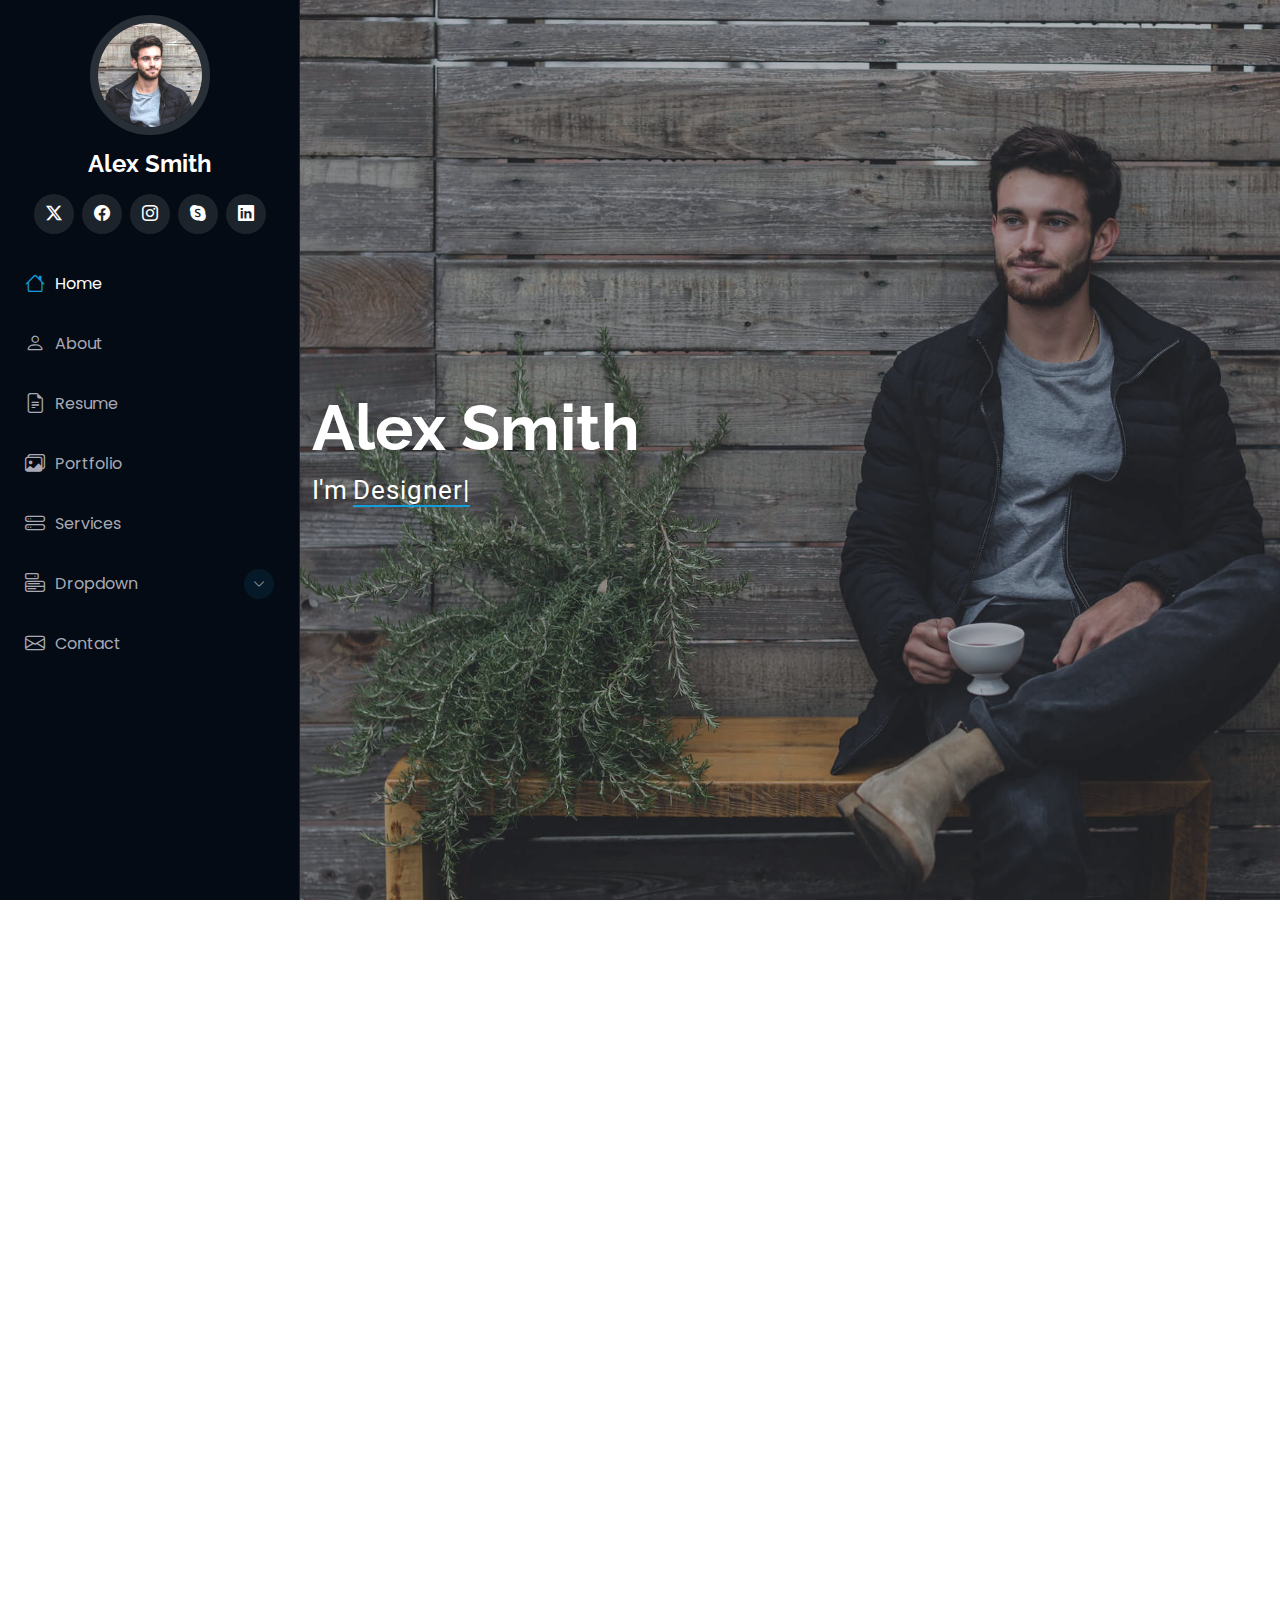
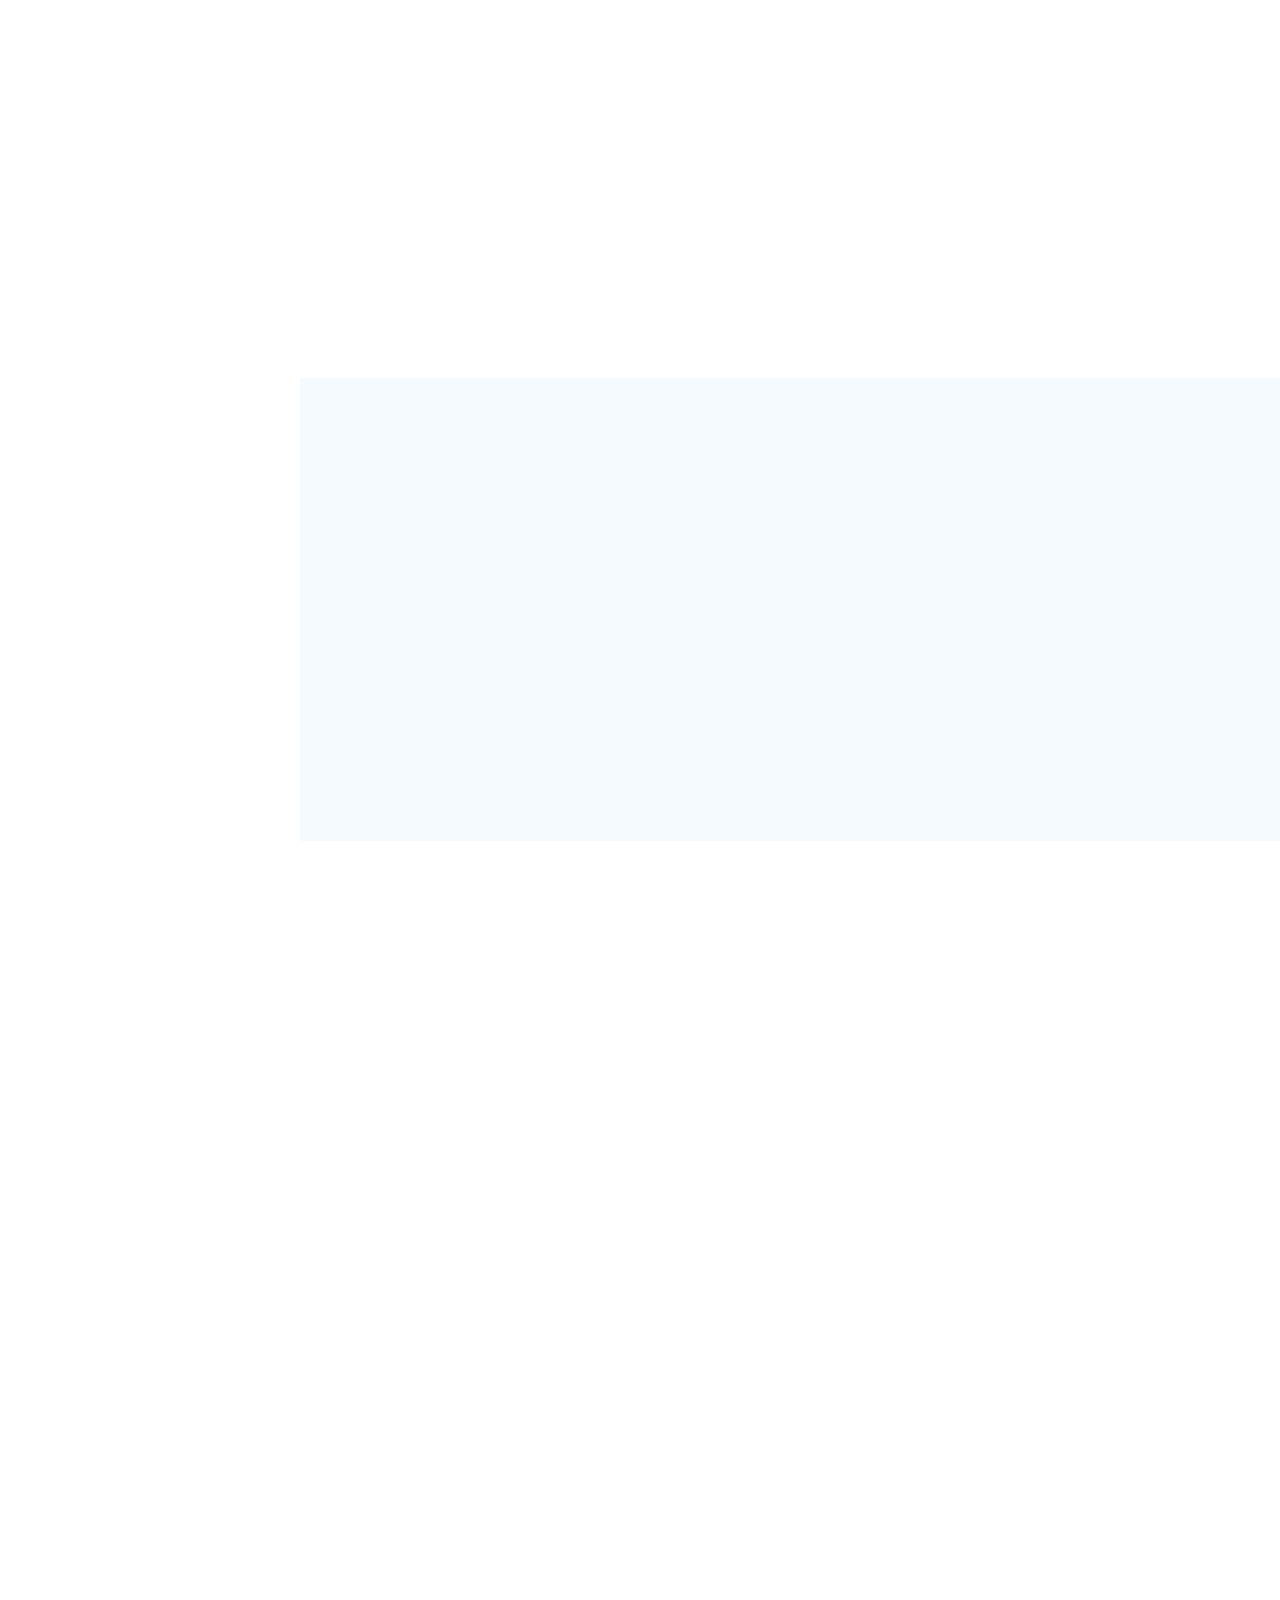
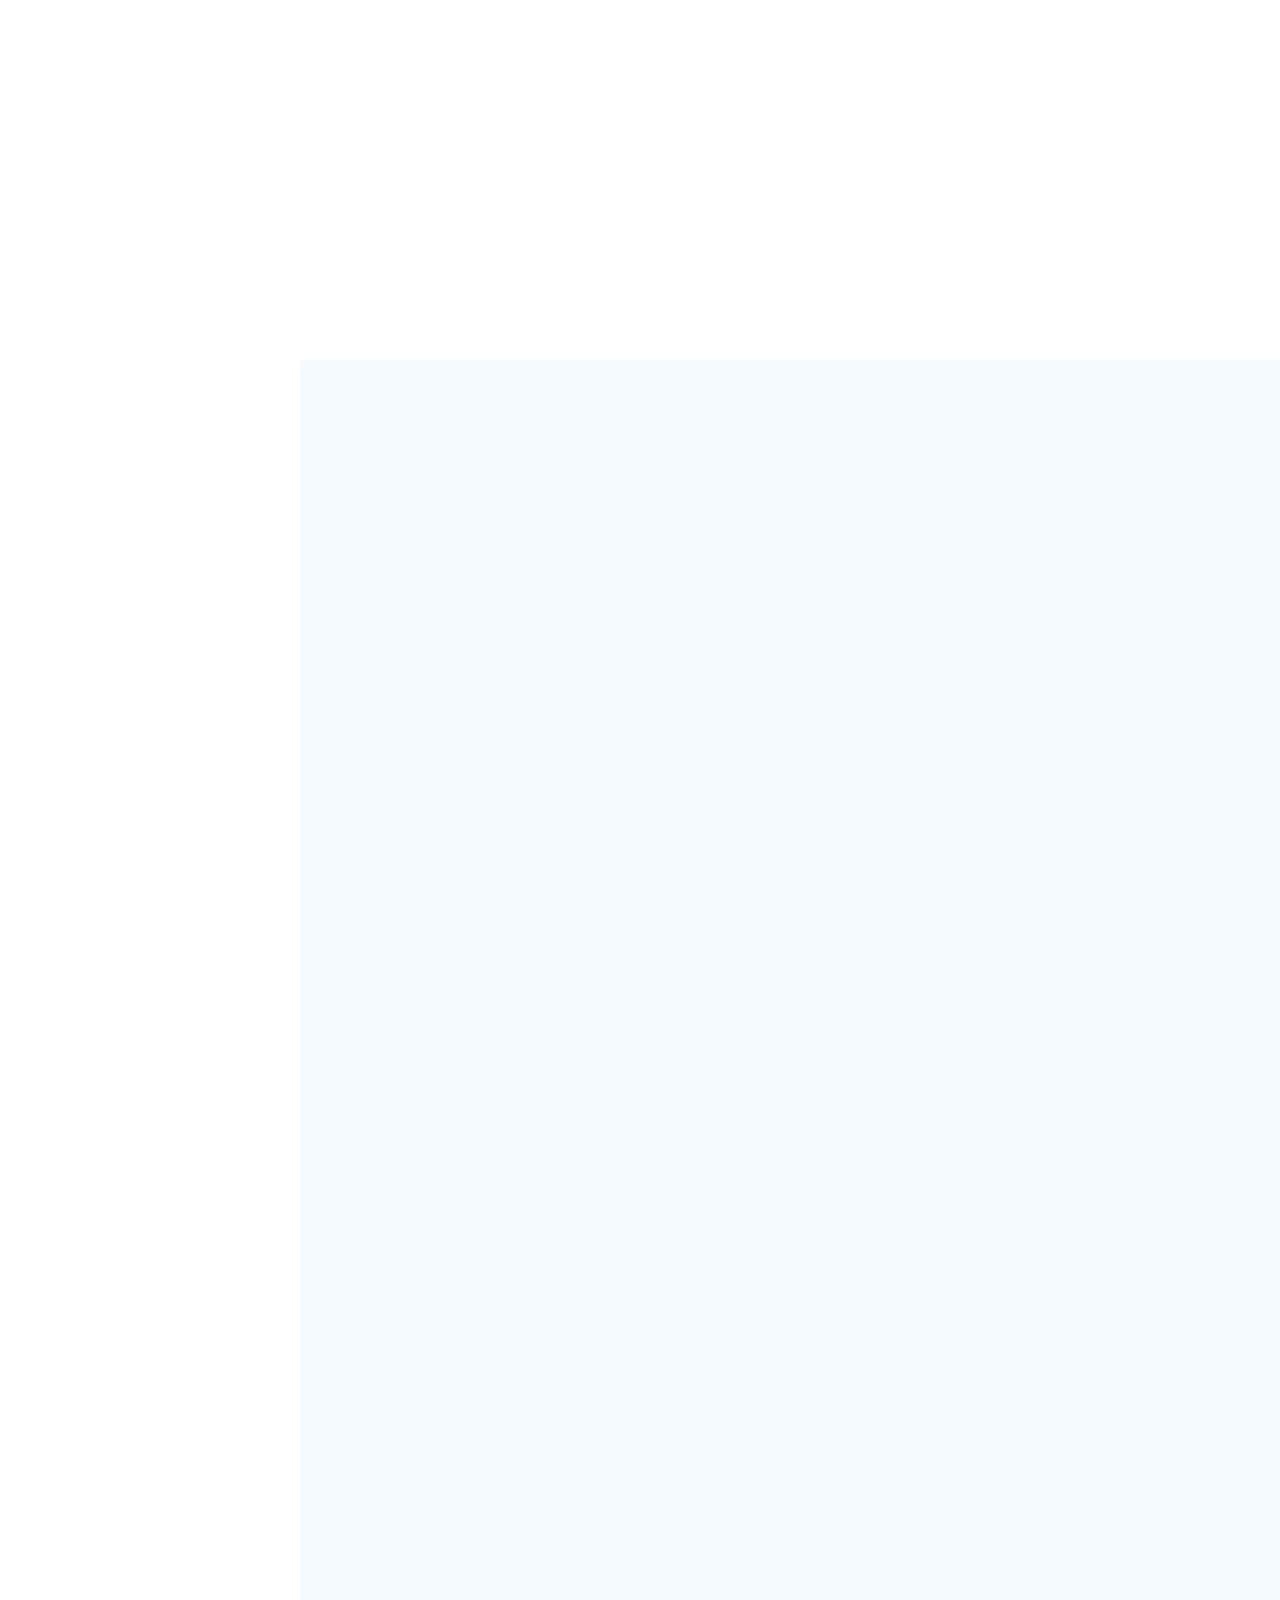
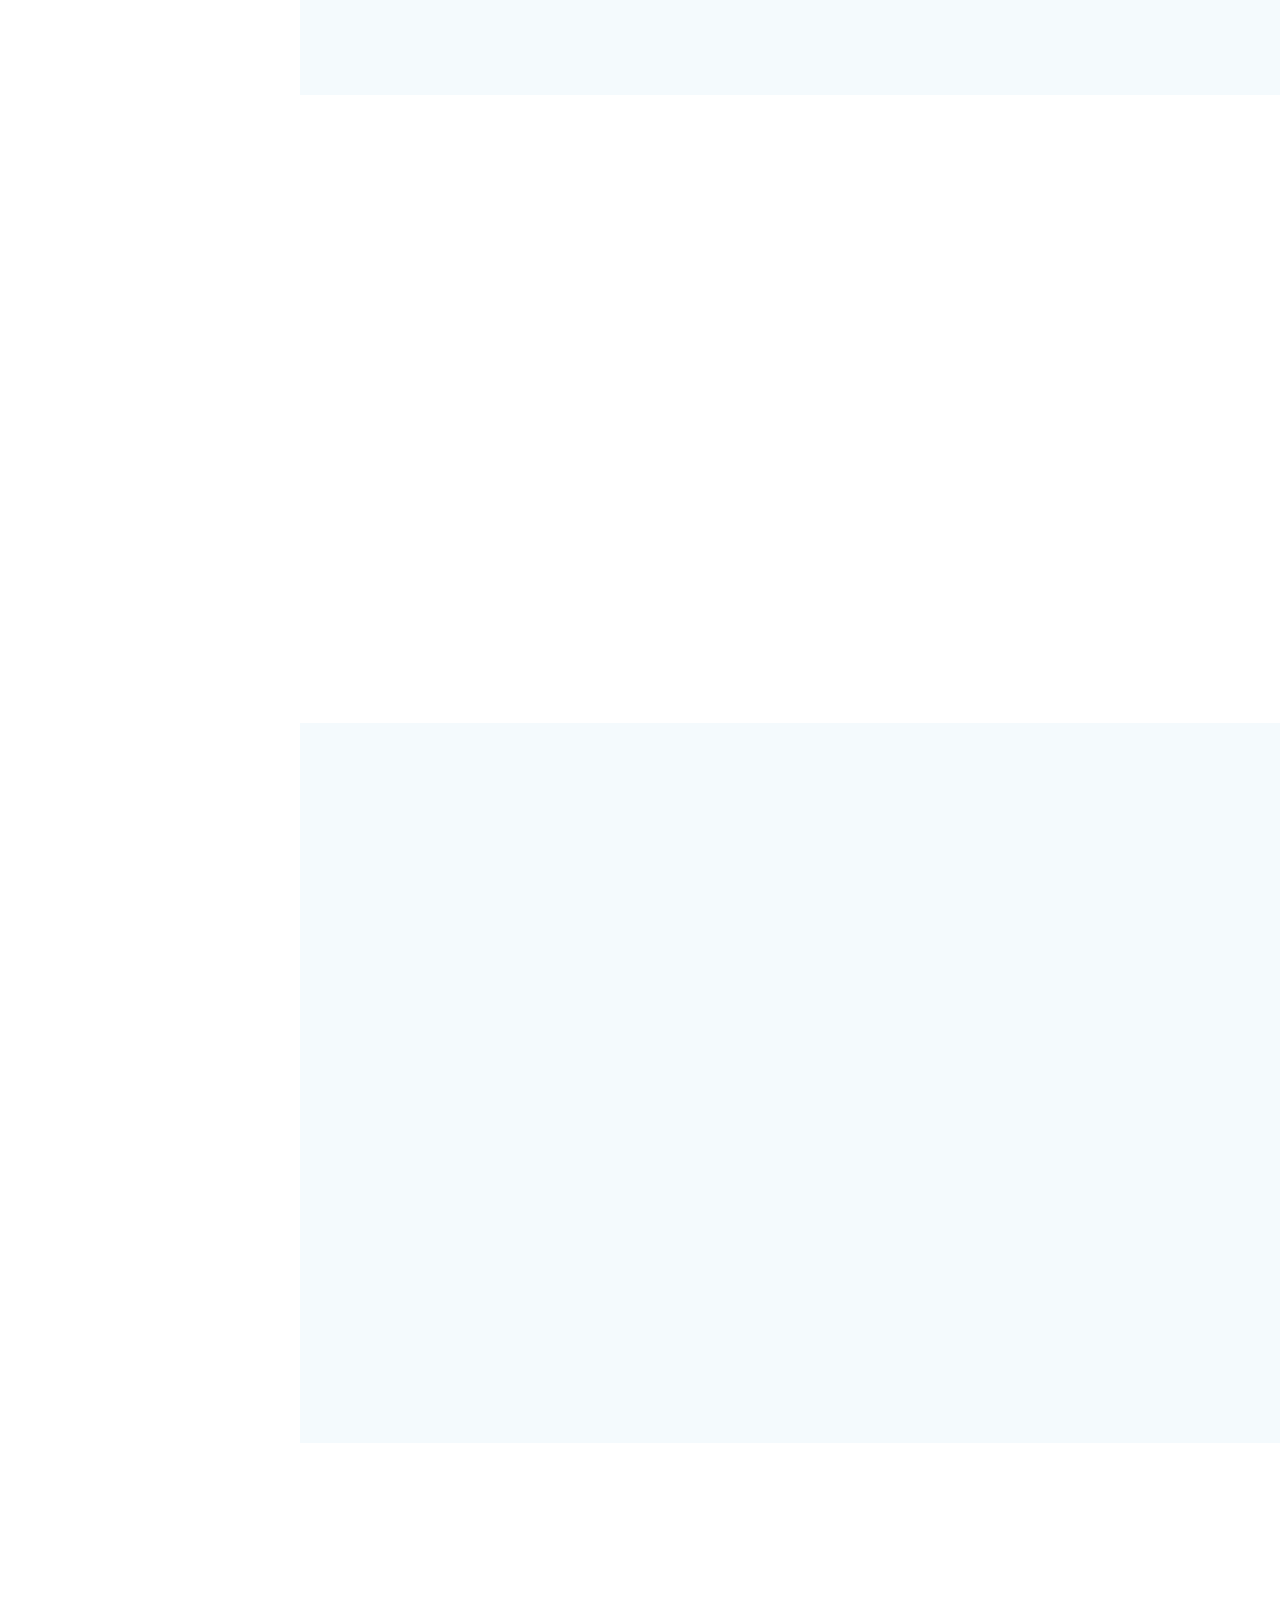
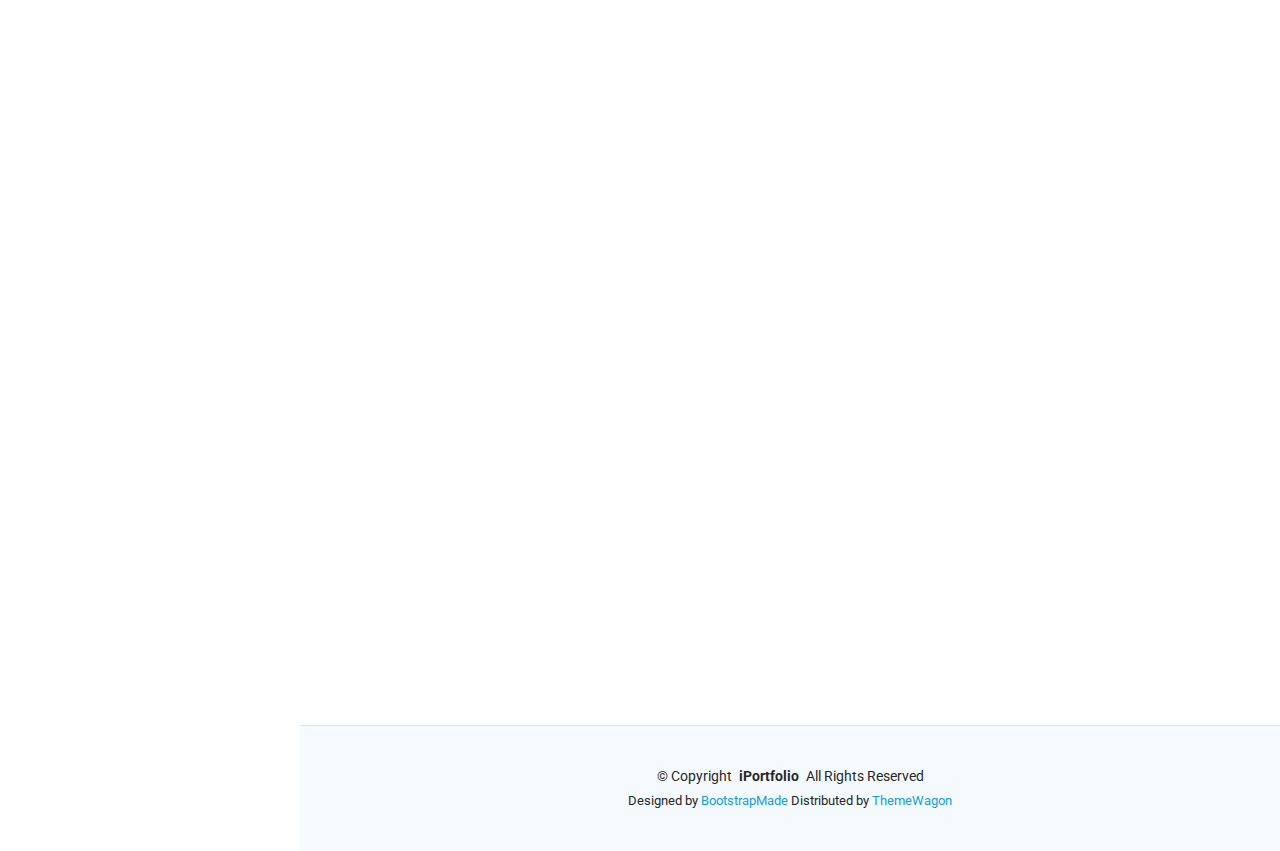
<file: index.html>
<!DOCTYPE html>
<html lang="en">

<head>
  <meta charset="utf-8">
  <meta content="width=device-width, initial-scale=1.0" name="viewport">
  <title>Index - iPortfolio Bootstrap Template</title>
  <meta content="" name="description">
  <meta content="" name="keywords">

  <!-- Favicons -->
  <link href="assets/img/favicon.png" rel="icon">
  <link href="assets/img/apple-touch-icon.png" rel="apple-touch-icon">

  <!-- Fonts -->
  <link href="https://fonts.googleapis.com" rel="preconnect">
  <link href="https://fonts.gstatic.com" rel="preconnect" crossorigin>
  <link href="https://fonts.googleapis.com/css2?family=Roboto:ital,wght@0,100;0,300;0,400;0,500;0,700;0,900;1,100;1,300;1,400;1,500;1,700;1,900&family=Poppins:ital,wght@0,100;0,200;0,300;0,400;0,500;0,600;0,700;0,800;0,900;1,100;1,200;1,300;1,400;1,500;1,600;1,700;1,800;1,900&family=Raleway:ital,wght@0,100;0,200;0,300;0,400;0,500;0,600;0,700;0,800;0,900;1,100;1,200;1,300;1,400;1,500;1,600;1,700;1,800;1,900&display=swap" rel="stylesheet">

  <!-- Vendor CSS Files -->
  <link href="assets/vendor/bootstrap/css/bootstrap.min.css" rel="stylesheet">
  <link href="assets/vendor/bootstrap-icons/bootstrap-icons.css" rel="stylesheet">
  <link href="assets/vendor/aos/aos.css" rel="stylesheet">
  <link href="assets/vendor/glightbox/css/glightbox.min.css" rel="stylesheet">
  <link href="assets/vendor/swiper/swiper-bundle.min.css" rel="stylesheet">

  <!-- Main CSS File -->
  <link href="assets/css/main.css" rel="stylesheet">

  <!-- =======================================================
  * Template Name: iPortfolio
  * Template URL: https://bootstrapmade.com/iportfolio-bootstrap-portfolio-websites-template/
  * Updated: Jun 29 2024 with Bootstrap v5.3.3
  * Author: BootstrapMade.com
  * License: https://bootstrapmade.com/license/
  ======================================================== -->
</head>

<body class="index-page">

  <header id="header" class="header dark-background d-flex flex-column">
    <i class="header-toggle d-xl-none bi bi-list"></i>

    <div class="profile-img">
      <img src="assets/img/my-profile-img.jpg" alt="" class="img-fluid rounded-circle">
    </div>

    <a href="index.html" class="logo d-flex align-items-center justify-content-center">
      <!-- Uncomment the line below if you also wish to use an image logo -->
      <!-- <img src="assets/img/logo.png" alt=""> -->
      <h1 class="sitename">Alex Smith</h1>
    </a>

    <div class="social-links text-center">
      <a href="#" class="twitter"><i class="bi bi-twitter-x"></i></a>
      <a href="#" class="facebook"><i class="bi bi-facebook"></i></a>
      <a href="#" class="instagram"><i class="bi bi-instagram"></i></a>
      <a href="#" class="google-plus"><i class="bi bi-skype"></i></a>
      <a href="#" class="linkedin"><i class="bi bi-linkedin"></i></a>
    </div>

    <nav id="navmenu" class="navmenu">
      <ul>
        <li><a href="#hero" class="active"><i class="bi bi-house navicon"></i>Home</a></li>
        <li><a href="#about"><i class="bi bi-person navicon"></i> About</a></li>
        <li><a href="#resume"><i class="bi bi-file-earmark-text navicon"></i> Resume</a></li>
        <li><a href="#portfolio"><i class="bi bi-images navicon"></i> Portfolio</a></li>
        <li><a href="#services"><i class="bi bi-hdd-stack navicon"></i> Services</a></li>
        <li class="dropdown"><a href="#"><i class="bi bi-menu-button navicon"></i> <span>Dropdown</span> <i class="bi bi-chevron-down toggle-dropdown"></i></a>
          <ul>
            <li><a href="#">Dropdown 1</a></li>
            <li class="dropdown"><a href="#"><span>Deep Dropdown</span> <i class="bi bi-chevron-down toggle-dropdown"></i></a>
              <ul>
                <li><a href="#">Deep Dropdown 1</a></li>
                <li><a href="#">Deep Dropdown 2</a></li>
                <li><a href="#">Deep Dropdown 3</a></li>
                <li><a href="#">Deep Dropdown 4</a></li>
                <li><a href="#">Deep Dropdown 5</a></li>
              </ul>
            </li>
            <li><a href="#">Dropdown 2</a></li>
            <li><a href="#">Dropdown 3</a></li>
            <li><a href="#">Dropdown 4</a></li>
          </ul>
        </li>
        <li><a href="#contact"><i class="bi bi-envelope navicon"></i> Contact</a></li>
      </ul>
    </nav>

  </header>

  <main class="main">

    <!-- Hero Section -->
    <section id="hero" class="hero section dark-background">

      <img src="assets/img/hero-bg.jpg" alt="" data-aos="fade-in" class="">

      <div class="container" data-aos="fade-up" data-aos-delay="100">
        <h2>Alex Smith</h2>
        <p>I'm <span class="typed" data-typed-items="Designer, Developer, Freelancer, Photographer">Designer</span><span class="typed-cursor typed-cursor--blink" aria-hidden="true"></span><span class="typed-cursor typed-cursor--blink" aria-hidden="true"></span></p>
      </div>

    </section><!-- /Hero Section -->

    <!-- About Section -->
    <section id="about" class="about section">

      <!-- Section Title -->
      <div class="container section-title" data-aos="fade-up">
        <h2>About</h2>
        <p>Magnam dolores commodi suscipit. Necessitatibus eius consequatur ex aliquid fuga eum quidem. Sit sint consectetur velit. Quisquam quos quisquam cupiditate. Et nemo qui impedit suscipit alias ea. Quia fugiat sit in iste officiis commodi quidem hic quas.</p>
      </div><!-- End Section Title -->

      <div class="container" data-aos="fade-up" data-aos-delay="100">

        <div class="row gy-4 justify-content-center">
          <div class="col-lg-4">
            <img src="assets/img/my-profile-img.jpg" class="img-fluid" alt="">
          </div>
          <div class="col-lg-8 content">
            <h2>UI/UX Designer &amp; Web Developer.</h2>
            <p class="fst-italic py-3">
              Lorem ipsum dolor sit amet, consectetur adipiscing elit, sed do eiusmod tempor incididunt ut labore et dolore
              magna aliqua.
            </p>
            <div class="row">
              <div class="col-lg-6">
                <ul>
                  <li><i class="bi bi-chevron-right"></i> <strong>Birthday:</strong> <span>1 May 1995</span></li>
                  <li><i class="bi bi-chevron-right"></i> <strong>Website:</strong> <span>www.example.com</span></li>
                  <li><i class="bi bi-chevron-right"></i> <strong>Phone:</strong> <span>+123 456 7890</span></li>
                  <li><i class="bi bi-chevron-right"></i> <strong>City:</strong> <span>New York, USA</span></li>
                </ul>
              </div>
              <div class="col-lg-6">
                <ul>
                  <li><i class="bi bi-chevron-right"></i> <strong>Age:</strong> <span>30</span></li>
                  <li><i class="bi bi-chevron-right"></i> <strong>Degree:</strong> <span>Master</span></li>
                  <li><i class="bi bi-chevron-right"></i> <strong>Email:</strong> <span>email@example.com</span></li>
                  <li><i class="bi bi-chevron-right"></i> <strong>Freelance:</strong> <span>Available</span></li>
                </ul>
              </div>
            </div>
            <p class="py-3">
              Officiis eligendi itaque labore et dolorum mollitia officiis optio vero. Quisquam sunt adipisci omnis et ut. Nulla accusantium dolor incidunt officia tempore. Et eius omnis.
              Cupiditate ut dicta maxime officiis quidem quia. Sed et consectetur qui quia repellendus itaque neque.
            </p>
          </div>
        </div>

      </div>

    </section><!-- /About Section -->

    <!-- Stats Section -->
    <section id="stats" class="stats section">

      <div class="container" data-aos="fade-up" data-aos-delay="100">

        <div class="row gy-4">

          <div class="col-lg-3 col-md-6">
            <div class="stats-item">
              <i class="bi bi-emoji-smile"></i>
              <span data-purecounter-start="0" data-purecounter-end="232" data-purecounter-duration="1" class="purecounter"></span>
              <p><strong>Happy Clients</strong> <span>consequuntur quae</span></p>
            </div>
          </div><!-- End Stats Item -->

          <div class="col-lg-3 col-md-6">
            <div class="stats-item">
              <i class="bi bi-journal-richtext"></i>
              <span data-purecounter-start="0" data-purecounter-end="521" data-purecounter-duration="1" class="purecounter"></span>
              <p><strong>Projects</strong> <span>adipisci atque cum quia aut</span></p>
            </div>
          </div><!-- End Stats Item -->

          <div class="col-lg-3 col-md-6">
            <div class="stats-item">
              <i class="bi bi-headset"></i>
              <span data-purecounter-start="0" data-purecounter-end="1453" data-purecounter-duration="1" class="purecounter"></span>
              <p><strong>Hours Of Support</strong> <span>aut commodi quaerat</span></p>
            </div>
          </div><!-- End Stats Item -->

          <div class="col-lg-3 col-md-6">
            <div class="stats-item">
              <i class="bi bi-people"></i>
              <span data-purecounter-start="0" data-purecounter-end="32" data-purecounter-duration="1" class="purecounter"></span>
              <p><strong>Hard Workers</strong> <span>rerum asperiores dolor</span></p>
            </div>
          </div><!-- End Stats Item -->

        </div>

      </div>

    </section><!-- /Stats Section -->

    <!-- Skills Section -->
    <section id="skills" class="skills section light-background">

      <!-- Section Title -->
      <div class="container section-title" data-aos="fade-up">
        <h2>Skills</h2>
        <p>Necessitatibus eius consequatur ex aliquid fuga eum quidem sint consectetur velit</p>
      </div><!-- End Section Title -->

      <div class="container" data-aos="fade-up" data-aos-delay="100">

        <div class="row skills-content skills-animation">

          <div class="col-lg-6">

            <div class="progress">
              <span class="skill"><span>HTML</span> <i class="val">100%</i></span>
              <div class="progress-bar-wrap">
                <div class="progress-bar" role="progressbar" aria-valuenow="100" aria-valuemin="0" aria-valuemax="100"></div>
              </div>
            </div><!-- End Skills Item -->

            <div class="progress">
              <span class="skill"><span>CSS</span> <i class="val">90%</i></span>
              <div class="progress-bar-wrap">
                <div class="progress-bar" role="progressbar" aria-valuenow="90" aria-valuemin="0" aria-valuemax="100"></div>
              </div>
            </div><!-- End Skills Item -->

            <div class="progress">
              <span class="skill"><span>JavaScript</span> <i class="val">75%</i></span>
              <div class="progress-bar-wrap">
                <div class="progress-bar" role="progressbar" aria-valuenow="75" aria-valuemin="0" aria-valuemax="100"></div>
              </div>
            </div><!-- End Skills Item -->

          </div>

          <div class="col-lg-6">

            <div class="progress">
              <span class="skill"><span>PHP</span> <i class="val">80%</i></span>
              <div class="progress-bar-wrap">
                <div class="progress-bar" role="progressbar" aria-valuenow="80" aria-valuemin="0" aria-valuemax="100"></div>
              </div>
            </div><!-- End Skills Item -->

            <div class="progress">
              <span class="skill"><span>WordPress/CMS</span> <i class="val">90%</i></span>
              <div class="progress-bar-wrap">
                <div class="progress-bar" role="progressbar" aria-valuenow="90" aria-valuemin="0" aria-valuemax="100"></div>
              </div>
            </div><!-- End Skills Item -->

            <div class="progress">
              <span class="skill"><span>Photoshop</span> <i class="val">55%</i></span>
              <div class="progress-bar-wrap">
                <div class="progress-bar" role="progressbar" aria-valuenow="55" aria-valuemin="0" aria-valuemax="100"></div>
              </div>
            </div><!-- End Skills Item -->

          </div>

        </div>

      </div>

    </section><!-- /Skills Section -->

    <!-- Resume Section -->
    <section id="resume" class="resume section">

      <!-- Section Title -->
      <div class="container section-title" data-aos="fade-up">
        <h2>Resume</h2>
        <p>Magnam dolores commodi suscipit. Necessitatibus eius consequatur ex aliquid fuga eum quidem. Sit sint consectetur velit. Quisquam quos quisquam cupiditate. Et nemo qui impedit suscipit alias ea. Quia fugiat sit in iste officiis commodi quidem hic quas.</p>
      </div><!-- End Section Title -->

      <div class="container">

        <div class="row">

          <div class="col-lg-6" data-aos="fade-up" data-aos-delay="100">
            <h3 class="resume-title">Sumary</h3>

            <div class="resume-item pb-0">
              <h4>Brandon Johnson</h4>
              <p><em>Innovative and deadline-driven Graphic Designer with 3+ years of experience designing and developing user-centered digital/print marketing material from initial concept to final, polished deliverable.</em></p>
              <ul>
                <li>Portland par 127,Orlando, FL</li>
                <li>(123) 456-7891</li>
                <li>alice.barkley@example.com</li>
              </ul>
            </div><!-- Edn Resume Item -->

            <h3 class="resume-title">Education</h3>
            <div class="resume-item">
              <h4>Master of Fine Arts &amp; Graphic Design</h4>
              <h5>2015 - 2016</h5>
              <p><em>Rochester Institute of Technology, Rochester, NY</em></p>
              <p>Qui deserunt veniam. Et sed aliquam labore tempore sed quisquam iusto autem sit. Ea vero voluptatum qui ut dignissimos deleniti nerada porti sand markend</p>
            </div><!-- Edn Resume Item -->

            <div class="resume-item">
              <h4>Bachelor of Fine Arts &amp; Graphic Design</h4>
              <h5>2010 - 2014</h5>
              <p><em>Rochester Institute of Technology, Rochester, NY</em></p>
              <p>Quia nobis sequi est occaecati aut. Repudiandae et iusto quae reiciendis et quis Eius vel ratione eius unde vitae rerum voluptates asperiores voluptatem Earum molestiae consequatur neque etlon sader mart dila</p>
            </div><!-- Edn Resume Item -->

          </div>

          <div class="col-lg-6" data-aos="fade-up" data-aos-delay="200">
            <h3 class="resume-title">Professional Experience</h3>
            <div class="resume-item">
              <h4>Senior graphic design specialist</h4>
              <h5>2019 - Present</h5>
              <p><em>Experion, New York, NY </em></p>
              <ul>
                <li>Lead in the design, development, and implementation of the graphic, layout, and production communication materials</li>
                <li>Delegate tasks to the 7 members of the design team and provide counsel on all aspects of the project. </li>
                <li>Supervise the assessment of all graphic materials in order to ensure quality and accuracy of the design</li>
                <li>Oversee the efficient use of production project budgets ranging from $2,000 - $25,000</li>
              </ul>
            </div><!-- Edn Resume Item -->

            <div class="resume-item">
              <h4>Graphic design specialist</h4>
              <h5>2017 - 2018</h5>
              <p><em>Stepping Stone Advertising, New York, NY</em></p>
              <ul>
                <li>Developed numerous marketing programs (logos, brochures,infographics, presentations, and advertisements).</li>
                <li>Managed up to 5 projects or tasks at a given time while under pressure</li>
                <li>Recommended and consulted with clients on the most appropriate graphic design</li>
                <li>Created 4+ design presentations and proposals a month for clients and account managers</li>
              </ul>
            </div><!-- Edn Resume Item -->

          </div>

        </div>

      </div>

    </section><!-- /Resume Section -->

    <!-- Portfolio Section -->
    <section id="portfolio" class="portfolio section light-background">

      <!-- Section Title -->
      <div class="container section-title" data-aos="fade-up">
        <h2>Portfolio</h2>
        <p>Magnam dolores commodi suscipit. Necessitatibus eius consequatur ex aliquid fuga eum quidem. Sit sint consectetur velit. Quisquam quos quisquam cupiditate. Et nemo qui impedit suscipit alias ea. Quia fugiat sit in iste officiis commodi quidem hic quas.</p>
      </div><!-- End Section Title -->

      <div class="container">

        <div class="isotope-layout" data-default-filter="*" data-layout="masonry" data-sort="original-order">

          <ul class="portfolio-filters isotope-filters" data-aos="fade-up" data-aos-delay="100">
            <li data-filter="*" class="filter-active">All</li>
            <li data-filter=".filter-app">App</li>
            <li data-filter=".filter-product">Product</li>
            <li data-filter=".filter-branding">Branding</li>
            <li data-filter=".filter-books">Books</li>
          </ul><!-- End Portfolio Filters -->

          <div class="row gy-4 isotope-container" data-aos="fade-up" data-aos-delay="200">

            <div class="col-lg-4 col-md-6 portfolio-item isotope-item filter-app">
              <div class="portfolio-content h-100">
                <img src="assets/img/portfolio/app-1.jpg" class="img-fluid" alt="">
                <div class="portfolio-info">
                  <h4>App 1</h4>
                  <p>Lorem ipsum, dolor sit amet consectetur</p>
                  <a href="assets/img/portfolio/app-1.jpg" title="App 1" data-gallery="portfolio-gallery-app" class="glightbox preview-link"><i class="bi bi-zoom-in"></i></a>
                  <a href="portfolio-details.html" title="More Details" class="details-link"><i class="bi bi-link-45deg"></i></a>
                </div>
              </div>
            </div><!-- End Portfolio Item -->

            <div class="col-lg-4 col-md-6 portfolio-item isotope-item filter-product">
              <div class="portfolio-content h-100">
                <img src="assets/img/portfolio/product-1.jpg" class="img-fluid" alt="">
                <div class="portfolio-info">
                  <h4>Product 1</h4>
                  <p>Lorem ipsum, dolor sit amet consectetur</p>
                  <a href="assets/img/portfolio/product-1.jpg" title="Product 1" data-gallery="portfolio-gallery-product" class="glightbox preview-link"><i class="bi bi-zoom-in"></i></a>
                  <a href="portfolio-details.html" title="More Details" class="details-link"><i class="bi bi-link-45deg"></i></a>
                </div>
              </div>
            </div><!-- End Portfolio Item -->

            <div class="col-lg-4 col-md-6 portfolio-item isotope-item filter-branding">
              <div class="portfolio-content h-100">
                <img src="assets/img/portfolio/branding-1.jpg" class="img-fluid" alt="">
                <div class="portfolio-info">
                  <h4>Branding 1</h4>
                  <p>Lorem ipsum, dolor sit amet consectetur</p>
                  <a href="assets/img/portfolio/branding-1.jpg" title="Branding 1" data-gallery="portfolio-gallery-branding" class="glightbox preview-link"><i class="bi bi-zoom-in"></i></a>
                  <a href="portfolio-details.html" title="More Details" class="details-link"><i class="bi bi-link-45deg"></i></a>
                </div>
              </div>
            </div><!-- End Portfolio Item -->

            <div class="col-lg-4 col-md-6 portfolio-item isotope-item filter-books">
              <div class="portfolio-content h-100">
                <img src="assets/img/portfolio/books-1.jpg" class="img-fluid" alt="">
                <div class="portfolio-info">
                  <h4>Books 1</h4>
                  <p>Lorem ipsum, dolor sit amet consectetur</p>
                  <a href="assets/img/portfolio/books-1.jpg" title="Branding 1" data-gallery="portfolio-gallery-book" class="glightbox preview-link"><i class="bi bi-zoom-in"></i></a>
                  <a href="portfolio-details.html" title="More Details" class="details-link"><i class="bi bi-link-45deg"></i></a>
                </div>
              </div>
            </div><!-- End Portfolio Item -->

            <div class="col-lg-4 col-md-6 portfolio-item isotope-item filter-app">
              <div class="portfolio-content h-100">
                <img src="assets/img/portfolio/app-2.jpg" class="img-fluid" alt="">
                <div class="portfolio-info">
                  <h4>App 2</h4>
                  <p>Lorem ipsum, dolor sit amet consectetur</p>
                  <a href="assets/img/portfolio/app-2.jpg" title="App 2" data-gallery="portfolio-gallery-app" class="glightbox preview-link"><i class="bi bi-zoom-in"></i></a>
                  <a href="portfolio-details.html" title="More Details" class="details-link"><i class="bi bi-link-45deg"></i></a>
                </div>
              </div>
            </div><!-- End Portfolio Item -->

            <div class="col-lg-4 col-md-6 portfolio-item isotope-item filter-product">
              <div class="portfolio-content h-100">
                <img src="assets/img/portfolio/product-2.jpg" class="img-fluid" alt="">
                <div class="portfolio-info">
                  <h4>Product 2</h4>
                  <p>Lorem ipsum, dolor sit amet consectetur</p>
                  <a href="assets/img/portfolio/product-2.jpg" title="Product 2" data-gallery="portfolio-gallery-product" class="glightbox preview-link"><i class="bi bi-zoom-in"></i></a>
                  <a href="portfolio-details.html" title="More Details" class="details-link"><i class="bi bi-link-45deg"></i></a>
                </div>
              </div>
            </div><!-- End Portfolio Item -->

            <div class="col-lg-4 col-md-6 portfolio-item isotope-item filter-branding">
              <div class="portfolio-content h-100">
                <img src="assets/img/portfolio/branding-2.jpg" class="img-fluid" alt="">
                <div class="portfolio-info">
                  <h4>Branding 2</h4>
                  <p>Lorem ipsum, dolor sit amet consectetur</p>
                  <a href="assets/img/portfolio/branding-2.jpg" title="Branding 2" data-gallery="portfolio-gallery-branding" class="glightbox preview-link"><i class="bi bi-zoom-in"></i></a>
                  <a href="portfolio-details.html" title="More Details" class="details-link"><i class="bi bi-link-45deg"></i></a>
                </div>
              </div>
            </div><!-- End Portfolio Item -->

            <div class="col-lg-4 col-md-6 portfolio-item isotope-item filter-books">
              <div class="portfolio-content h-100">
                <img src="assets/img/portfolio/books-2.jpg" class="img-fluid" alt="">
                <div class="portfolio-info">
                  <h4>Books 2</h4>
                  <p>Lorem ipsum, dolor sit amet consectetur</p>
                  <a href="assets/img/portfolio/books-2.jpg" title="Branding 2" data-gallery="portfolio-gallery-book" class="glightbox preview-link"><i class="bi bi-zoom-in"></i></a>
                  <a href="portfolio-details.html" title="More Details" class="details-link"><i class="bi bi-link-45deg"></i></a>
                </div>
              </div>
            </div><!-- End Portfolio Item -->

            <div class="col-lg-4 col-md-6 portfolio-item isotope-item filter-app">
              <div class="portfolio-content h-100">
                <img src="assets/img/portfolio/app-3.jpg" class="img-fluid" alt="">
                <div class="portfolio-info">
                  <h4>App 3</h4>
                  <p>Lorem ipsum, dolor sit amet consectetur</p>
                  <a href="assets/img/portfolio/app-3.jpg" title="App 3" data-gallery="portfolio-gallery-app" class="glightbox preview-link"><i class="bi bi-zoom-in"></i></a>
                  <a href="portfolio-details.html" title="More Details" class="details-link"><i class="bi bi-link-45deg"></i></a>
                </div>
              </div>
            </div><!-- End Portfolio Item -->

            <div class="col-lg-4 col-md-6 portfolio-item isotope-item filter-product">
              <div class="portfolio-content h-100">
                <img src="assets/img/portfolio/product-3.jpg" class="img-fluid" alt="">
                <div class="portfolio-info">
                  <h4>Product 3</h4>
                  <p>Lorem ipsum, dolor sit amet consectetur</p>
                  <a href="assets/img/portfolio/product-3.jpg" title="Product 3" data-gallery="portfolio-gallery-product" class="glightbox preview-link"><i class="bi bi-zoom-in"></i></a>
                  <a href="portfolio-details.html" title="More Details" class="details-link"><i class="bi bi-link-45deg"></i></a>
                </div>
              </div>
            </div><!-- End Portfolio Item -->

            <div class="col-lg-4 col-md-6 portfolio-item isotope-item filter-branding">
              <div class="portfolio-content h-100">
                <img src="assets/img/portfolio/branding-3.jpg" class="img-fluid" alt="">
                <div class="portfolio-info">
                  <h4>Branding 3</h4>
                  <p>Lorem ipsum, dolor sit amet consectetur</p>
                  <a href="assets/img/portfolio/branding-3.jpg" title="Branding 2" data-gallery="portfolio-gallery-branding" class="glightbox preview-link"><i class="bi bi-zoom-in"></i></a>
                  <a href="portfolio-details.html" title="More Details" class="details-link"><i class="bi bi-link-45deg"></i></a>
                </div>
              </div>
            </div><!-- End Portfolio Item -->

            <div class="col-lg-4 col-md-6 portfolio-item isotope-item filter-books">
              <div class="portfolio-content h-100">
                <img src="assets/img/portfolio/books-3.jpg" class="img-fluid" alt="">
                <div class="portfolio-info">
                  <h4>Books 3</h4>
                  <p>Lorem ipsum, dolor sit amet consectetur</p>
                  <a href="assets/img/portfolio/books-3.jpg" title="Branding 3" data-gallery="portfolio-gallery-book" class="glightbox preview-link"><i class="bi bi-zoom-in"></i></a>
                  <a href="portfolio-details.html" title="More Details" class="details-link"><i class="bi bi-link-45deg"></i></a>
                </div>
              </div>
            </div><!-- End Portfolio Item -->

          </div><!-- End Portfolio Container -->

        </div>

      </div>

    </section><!-- /Portfolio Section -->

    <!-- Services Section -->
    <section id="services" class="services section">

      <!-- Section Title -->
      <div class="container section-title" data-aos="fade-up">
        <h2>Services</h2>
        <p>Magnam dolores commodi suscipit. Necessitatibus eius consequatur ex aliquid fuga eum quidem. Sit sint consectetur velit. Quisquam quos quisquam cupiditate. Et nemo qui impedit suscipit alias ea. Quia fugiat sit in iste officiis commodi quidem hic quas.</p>
      </div><!-- End Section Title -->

      <div class="container">

        <div class="row gy-4">

          <div class="col-lg-4 col-md-6 service-item d-flex" data-aos="fade-up" data-aos-delay="100">
            <div class="icon flex-shrink-0"><i class="bi bi-briefcase"></i></div>
            <div>
              <h4 class="title"><a href="service-details.html" class="stretched-link">Lorem Ipsum</a></h4>
              <p class="description">Voluptatum deleniti atque corrupti quos dolores et quas molestias excepturi sint occaecati cupiditate non provident</p>
            </div>
          </div>
          <!-- End Service Item -->

          <div class="col-lg-4 col-md-6 service-item d-flex" data-aos="fade-up" data-aos-delay="200">
            <div class="icon flex-shrink-0"><i class="bi bi-card-checklist"></i></div>
            <div>
              <h4 class="title"><a href="service-details.html" class="stretched-link">Dolor Sitema</a></h4>
              <p class="description">Minim veniam, quis nostrud exercitation ullamco laboris nisi ut aliquip ex ea commodo consequat tarad limino ata</p>
            </div>
          </div><!-- End Service Item -->

          <div class="col-lg-4 col-md-6 service-item d-flex" data-aos="fade-up" data-aos-delay="300">
            <div class="icon flex-shrink-0"><i class="bi bi-bar-chart"></i></div>
            <div>
              <h4 class="title"><a href="service-details.html" class="stretched-link">Sed ut perspiciatis</a></h4>
              <p class="description">Duis aute irure dolor in reprehenderit in voluptate velit esse cillum dolore eu fugiat nulla pariatur</p>
            </div>
          </div><!-- End Service Item -->

          <div class="col-lg-4 col-md-6 service-item d-flex" data-aos="fade-up" data-aos-delay="400">
            <div class="icon flex-shrink-0"><i class="bi bi-binoculars"></i></div>
            <div>
              <h4 class="title"><a href="service-details.html" class="stretched-link">Magni Dolores</a></h4>
              <p class="description">Excepteur sint occaecat cupidatat non proident, sunt in culpa qui officia deserunt mollit anim id est laborum</p>
            </div>
          </div><!-- End Service Item -->

          <div class="col-lg-4 col-md-6 service-item d-flex" data-aos="fade-up" data-aos-delay="500">
            <div class="icon flex-shrink-0"><i class="bi bi-brightness-high"></i></div>
            <div>
              <h4 class="title"><a href="service-details.html" class="stretched-link">Nemo Enim</a></h4>
              <p class="description">At vero eos et accusamus et iusto odio dignissimos ducimus qui blanditiis praesentium voluptatum deleniti atque</p>
            </div>
          </div><!-- End Service Item -->

          <div class="col-lg-4 col-md-6 service-item d-flex" data-aos="fade-up" data-aos-delay="600">
            <div class="icon flex-shrink-0"><i class="bi bi-calendar4-week"></i></div>
            <div>
              <h4 class="title"><a href="service-details.html" class="stretched-link">Eiusmod Tempor</a></h4>
              <p class="description">Et harum quidem rerum facilis est et expedita distinctio. Nam libero tempore, cum soluta nobis est eligendi</p>
            </div>
          </div><!-- End Service Item -->

        </div>

      </div>

    </section><!-- /Services Section -->

    <!-- Testimonials Section -->
    <section id="testimonials" class="testimonials section light-background">

      <!-- Section Title -->
      <div class="container section-title" data-aos="fade-up">
        <h2>Testimonials</h2>
        <p>Necessitatibus eius consequatur ex aliquid fuga eum quidem sint consectetur velit</p>
      </div><!-- End Section Title -->

      <div class="container" data-aos="fade-up" data-aos-delay="100">

        <div class="swiper init-swiper">
          <script type="application/json" class="swiper-config">
            {
              "loop": true,
              "speed": 600,
              "autoplay": {
                "delay": 5000
              },
              "slidesPerView": "auto",
              "pagination": {
                "el": ".swiper-pagination",
                "type": "bullets",
                "clickable": true
              },
              "breakpoints": {
                "320": {
                  "slidesPerView": 1,
                  "spaceBetween": 40
                },
                "1200": {
                  "slidesPerView": 3,
                  "spaceBetween": 1
                }
              }
            }
          </script>
          <div class="swiper-wrapper">

            <div class="swiper-slide">
              <div class="testimonial-item">
                <p>
                  <i class="bi bi-quote quote-icon-left"></i>
                  <span>Proin iaculis purus consequat sem cure digni ssim donec porttitora entum suscipit rhoncus. Accusantium quam, ultricies eget id, aliquam eget nibh et. Maecen aliquam, risus at semper.</span>
                  <i class="bi bi-quote quote-icon-right"></i>
                </p>
                <img src="assets/img/testimonials/testimonials-1.jpg" class="testimonial-img" alt="">
                <h3>Saul Goodman</h3>
                <h4>Ceo &amp; Founder</h4>
              </div>
            </div><!-- End testimonial item -->

            <div class="swiper-slide">
              <div class="testimonial-item">
                <p>
                  <i class="bi bi-quote quote-icon-left"></i>
                  <span>Export tempor illum tamen malis malis eram quae irure esse labore quem cillum quid malis quorum velit fore eram velit sunt aliqua noster fugiat irure amet legam anim culpa.</span>
                  <i class="bi bi-quote quote-icon-right"></i>
                </p>
                <img src="assets/img/testimonials/testimonials-2.jpg" class="testimonial-img" alt="">
                <h3>Sara Wilsson</h3>
                <h4>Designer</h4>
              </div>
            </div><!-- End testimonial item -->

            <div class="swiper-slide">
              <div class="testimonial-item">
                <p>
                  <i class="bi bi-quote quote-icon-left"></i>
                  <span>Enim nisi quem export duis labore cillum quae magna enim sint quorum nulla quem veniam duis minim tempor labore quem eram duis noster aute amet eram fore quis sint minim.</span>
                  <i class="bi bi-quote quote-icon-right"></i>
                </p>
                <img src="assets/img/testimonials/testimonials-3.jpg" class="testimonial-img" alt="">
                <h3>Jena Karlis</h3>
                <h4>Store Owner</h4>
              </div>
            </div><!-- End testimonial item -->

            <div class="swiper-slide">
              <div class="testimonial-item">
                <p>
                  <i class="bi bi-quote quote-icon-left"></i>
                  <span>Fugiat enim eram quae cillum dolore dolor amet nulla culpa multos export minim fugiat dolor enim duis veniam ipsum anim magna sunt elit fore quem dolore labore illum veniam.</span>
                  <i class="bi bi-quote quote-icon-right"></i>
                </p>
                <img src="assets/img/testimonials/testimonials-4.jpg" class="testimonial-img" alt="">
                <h3>Matt Brandon</h3>
                <h4>Freelancer</h4>
              </div>
            </div><!-- End testimonial item -->

            <div class="swiper-slide">
              <div class="testimonial-item">
                <p>
                  <i class="bi bi-quote quote-icon-left"></i>
                  <span>Quis quorum aliqua sint quem legam fore sunt eram irure aliqua veniam tempor noster veniam sunt culpa nulla illum cillum fugiat legam esse veniam culpa fore nisi cillum quid.</span>
                  <i class="bi bi-quote quote-icon-right"></i>
                </p>
                <img src="assets/img/testimonials/testimonials-5.jpg" class="testimonial-img" alt="">
                <h3>John Larson</h3>
                <h4>Entrepreneur</h4>
              </div>
            </div><!-- End testimonial item -->

          </div>
          <div class="swiper-pagination"></div>
        </div>

      </div>

    </section><!-- /Testimonials Section -->

    <!-- Contact Section -->
    <section id="contact" class="contact section">

      <!-- Section Title -->
      <div class="container section-title" data-aos="fade-up">
        <h2>Contact</h2>
        <p>Necessitatibus eius consequatur ex aliquid fuga eum quidem sint consectetur velit</p>
      </div><!-- End Section Title -->

      <div class="container" data-aos="fade-up" data-aos-delay="100">

        <div class="row gy-4">

          <div class="col-lg-5">

            <div class="info-wrap">
              <div class="info-item d-flex" data-aos="fade-up" data-aos-delay="200">
                <i class="bi bi-geo-alt flex-shrink-0"></i>
                <div>
                  <h3>Address</h3>
                  <p>A108 Adam Street, New York, NY 535022</p>
                </div>
              </div><!-- End Info Item -->

              <div class="info-item d-flex" data-aos="fade-up" data-aos-delay="300">
                <i class="bi bi-telephone flex-shrink-0"></i>
                <div>
                  <h3>Call Us</h3>
                  <p>+1 5589 55488 55</p>
                </div>
              </div><!-- End Info Item -->

              <div class="info-item d-flex" data-aos="fade-up" data-aos-delay="400">
                <i class="bi bi-envelope flex-shrink-0"></i>
                <div>
                  <h3>Email Us</h3>
                  <p>info@example.com</p>
                </div>
              </div><!-- End Info Item -->

              <iframe src="https://www.google.com/maps/embed?pb=!1m14!1m8!1m3!1d48389.78314118045!2d-74.006138!3d40.710059!3m2!1i1024!2i768!4f13.1!3m3!1m2!1s0x89c25a22a3bda30d%3A0xb89d1fe6bc499443!2sDowntown%20Conference%20Center!5e0!3m2!1sen!2sus!4v1676961268712!5m2!1sen!2sus" frameborder="0" style="border:0; width: 100%; height: 270px;" allowfullscreen="" loading="lazy" referrerpolicy="no-referrer-when-downgrade"></iframe>
            </div>
          </div>

          <div class="col-lg-7">
            <form action="forms/contact.php" method="post" class="php-email-form" data-aos="fade-up" data-aos-delay="200">
              <div class="row gy-4">

                <div class="col-md-6">
                  <label for="name-field" class="pb-2">Your Name</label>
                  <input type="text" name="name" id="name-field" class="form-control" required="">
                </div>

                <div class="col-md-6">
                  <label for="email-field" class="pb-2">Your Email</label>
                  <input type="email" class="form-control" name="email" id="email-field" required="">
                </div>

                <div class="col-md-12">
                  <label for="subject-field" class="pb-2">Subject</label>
                  <input type="text" class="form-control" name="subject" id="subject-field" required="">
                </div>

                <div class="col-md-12">
                  <label for="message-field" class="pb-2">Message</label>
                  <textarea class="form-control" name="message" rows="10" id="message-field" required=""></textarea>
                </div>

                <div class="col-md-12 text-center">
                  <div class="loading">Loading</div>
                  <div class="error-message"></div>
                  <div class="sent-message">Your message has been sent. Thank you!</div>

                  <button type="submit">Send Message</button>
                </div>

              </div>
            </form>
          </div><!-- End Contact Form -->

        </div>

      </div>

    </section><!-- /Contact Section -->

  </main>

  <footer id="footer" class="footer position-relative light-background">

    <div class="container">
      <div class="copyright text-center ">
        <p>© <span>Copyright</span> <strong class="px-1 sitename">iPortfolio</strong> <span>All Rights Reserved</span></p>
      </div>
      <div class="credits">
        <!-- All the links in the footer should remain intact. -->
        <!-- You can delete the links only if you've purchased the pro version. -->
        <!-- Licensing information: https://bootstrapmade.com/license/ -->
        <!-- Purchase the pro version with working PHP/AJAX contact form: [buy-url] -->
        Designed by <a href="https://bootstrapmade.com/">BootstrapMade</a> Distributed by <a href="https://themewagon.com">ThemeWagon</a>
      </div>
    </div>

  </footer>

  <!-- Scroll Top -->
  <a href="#" id="scroll-top" class="scroll-top d-flex align-items-center justify-content-center"><i class="bi bi-arrow-up-short"></i></a>

  <!-- Preloader -->
  <div id="preloader"></div>

  <!-- Vendor JS Files -->
  <script src="assets/vendor/bootstrap/js/bootstrap.bundle.min.js"></script>
  <script src="assets/vendor/php-email-form/validate.js"></script>
  <script src="assets/vendor/aos/aos.js"></script>
  <script src="assets/vendor/typed.js/typed.umd.js"></script>
  <script src="assets/vendor/purecounter/purecounter_vanilla.js"></script>
  <script src="assets/vendor/waypoints/noframework.waypoints.js"></script>
  <script src="assets/vendor/glightbox/js/glightbox.min.js"></script>
  <script src="assets/vendor/imagesloaded/imagesloaded.pkgd.min.js"></script>
  <script src="assets/vendor/isotope-layout/isotope.pkgd.min.js"></script>
  <script src="assets/vendor/swiper/swiper-bundle.min.js"></script>

  <!-- Main JS File -->
  <script src="assets/js/main.js"></script>

</body>

</html>
</file>
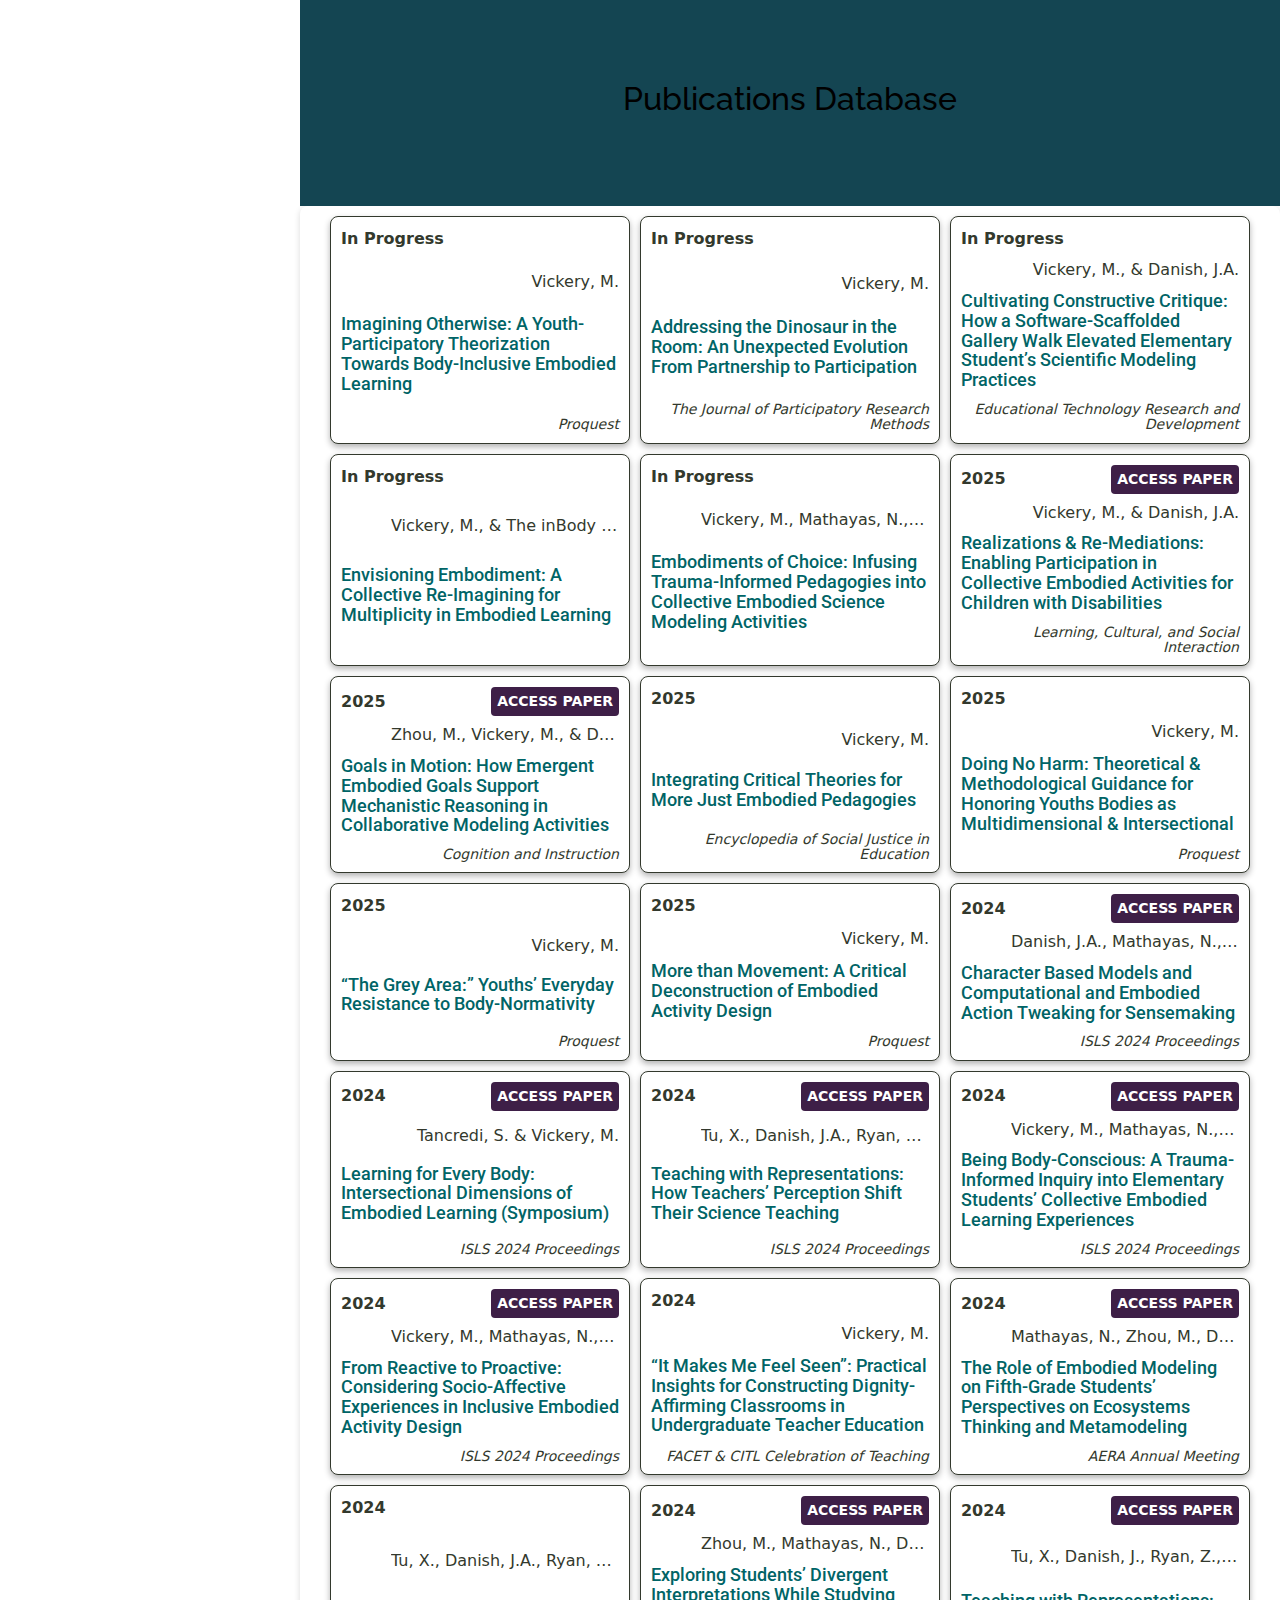
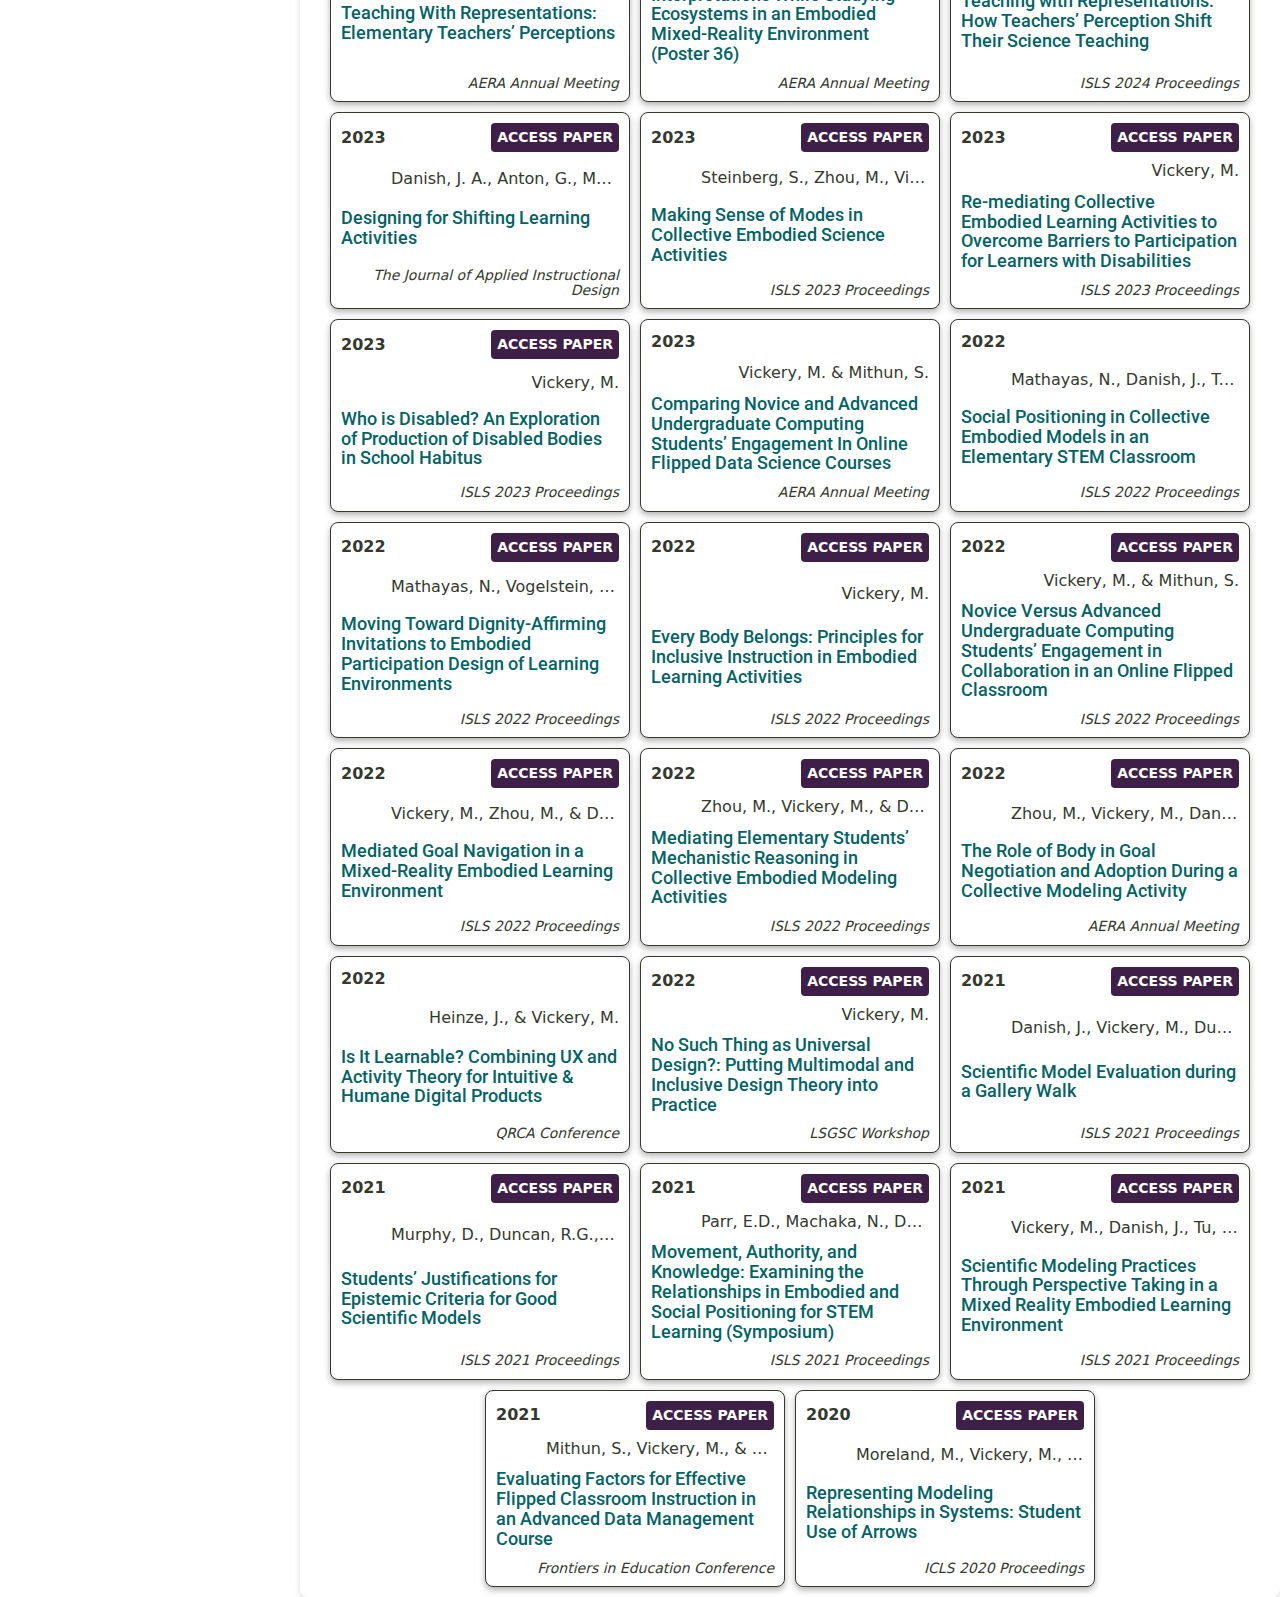
<file: database.html>
<!DOCTYPE html>
<html lang="en">

<head>
  <meta charset="utf-8">
  <meta content="width=device-width, initial-scale=1.0" name="viewport">
  <title>Publications Database</title>
  <meta content="" name="description">
  <meta content="" name="keywords">
  <link rel="icon" href="assets/uploads/signpost-2.svg">

   <!-- Fonts -->
  <link href="https://fonts.googleapis.com" rel="preconnect">
  <link href="https://fonts.gstatic.com" rel="preconnect" crossorigin>
  <link href="https://fonts.googleapis.com/css2?family=Roboto:ital,wght@0,100;0,300;0,400;0,500;0,700;0,900;1,100;1,300;1,400;1,500;1,700;1,800;1,900&family=Poppins:ital,wght@0,100;0,200;0,300;0,400;0,500;0,600;0,700;0,800;0,900;1,100;1,200;1,300;1,400;1,500;1,600;1,700;1,800;1,900&family=Raleway:ital,wght@0,100;0,200;0,300;0,400;0,500;0,600;0,700;0,800;0,900;1,100;1,200;1,300;1,400;1,500;1,600;1,700;1,800;1,900&display=swap" rel="stylesheet">

  <!-- Vendor CSS Files -->
  <link href="assets/vendor/bootstrap/css/bootstrap.min.css" rel="stylesheet">
  <link href="assets/vendor/bootstrap-icons/bootstrap-icons.css" rel="stylesheet">
  <link href="assets/vendor/aos/aos.css" rel="stylesheet">
  <link href="assets/vendor/glightbox/css/glightbox.min.css" rel="stylesheet">
  <link href="assets/vendor/swiper/swiper-bundle.min.css" rel="stylesheet">

  <!-- Main CSS Files -->
  <link href="assets/css/main.css" rel="stylesheet">
  <link href="assets/css/navigation.css" rel="stylesheet">
  <link href="assets/css/database.css" rel="stylesheet">

  <!-- Vendor JS Files -->
  <script src="assets/vendor/bootstrap/js/bootstrap.bundle.min.js"></script>
  <script src="assets/vendor/php-email-form/validate.js"></script>
  <script src="assets/vendor/aos/aos.js"></script>
  <script src="assets/vendor/typed.js/typed.umd.js"></script>
  <script src="assets/vendor/purecounter/purecounter_vanilla.js"></script>
  <script src="assets/vendor/waypoints/noframework.waypoints.js"></script>
  <script src="assets/vendor/glightbox/js/glightbox.min.js"></script>
  <script src="assets/vendor/imagesloaded/imagesloaded.pkgd.min.js"></script>
  <script src="assets/vendor/isotope-layout/isotope.pkgd.min.js"></script>
  <script src="assets/vendor/swiper/swiper-bundle.min.js"></script>

  <!-- Custom JS Files -->
  <script src="assets/js/main.js" defer></script>
  <script src="assets/js/navigation.js" defer></script>
  <script src="assets/js/database.js" defer></script>
</head>

<body class="database-page">
  <div id="header-include"></div>
  <main class="main">
    <!-- Hero section for database page -->
    <section id="hero" class="database-hero section" style="background-color: var(--dark-teal);">
      <div class="container">
        <h2>Publications Database</h2>
      </div>
    </section>
    <!-- Publication cards rendered from CSV database -->
    <section class="database-container">
      <div id="database-cards" class="cards-container"></div>
    </section>
  </main>
</body>
</html>
</file>
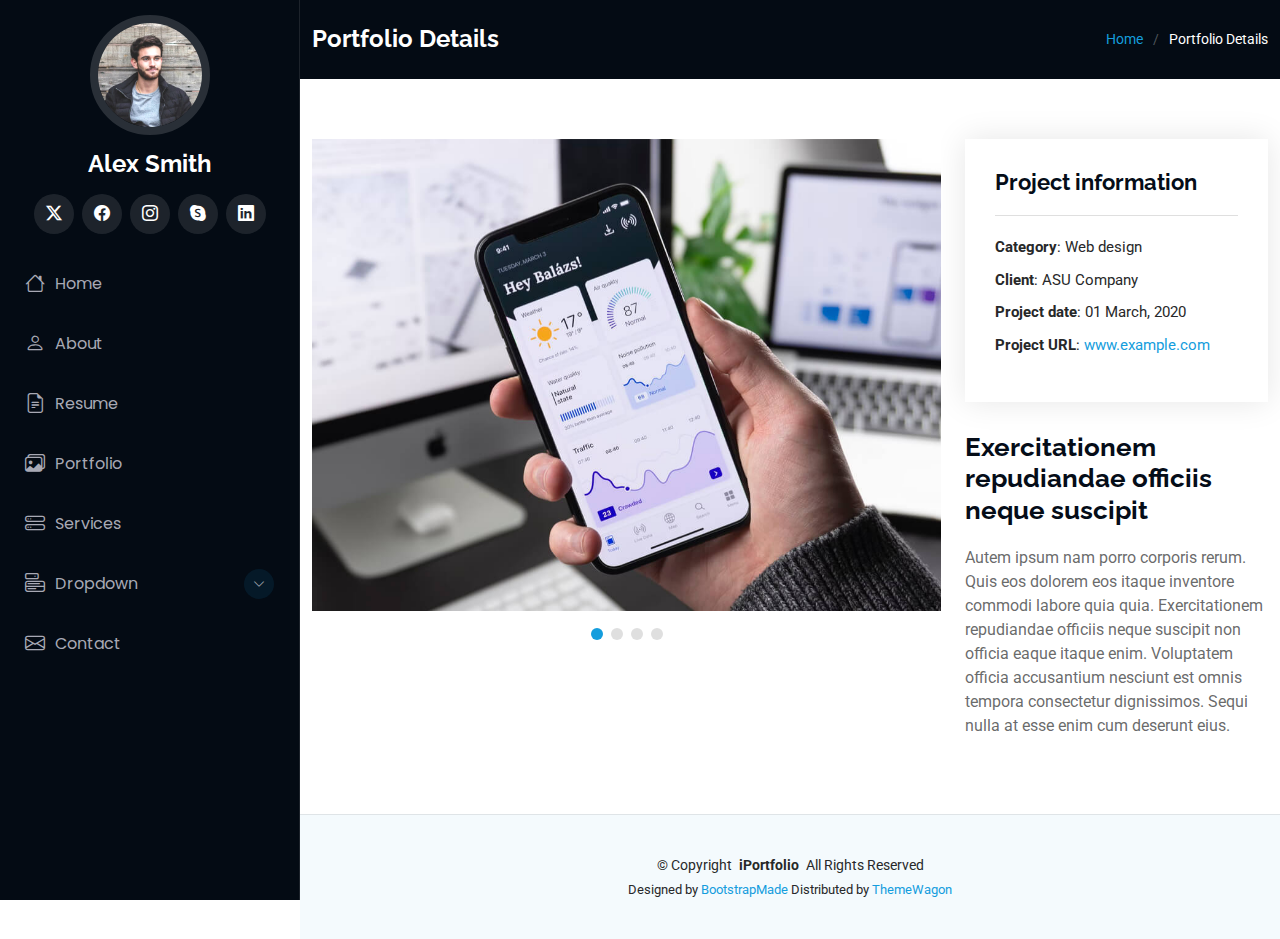
<file: portfolio-details.html>
<!DOCTYPE html>
<html lang="en">

<head>
  <meta charset="utf-8">
  <meta content="width=device-width, initial-scale=1.0" name="viewport">
  <title>Portfolio Details - iPortfolio Bootstrap Template</title>
  <meta content="" name="description">
  <meta content="" name="keywords">

  <!-- Favicons -->
  <link href="assets/img/favicon.png" rel="icon">
  <link href="assets/img/apple-touch-icon.png" rel="apple-touch-icon">

  <!-- Fonts -->
  <link href="https://fonts.googleapis.com" rel="preconnect">
  <link href="https://fonts.gstatic.com" rel="preconnect" crossorigin>
  <link href="https://fonts.googleapis.com/css2?family=Roboto:ital,wght@0,100;0,300;0,400;0,500;0,700;0,900;1,100;1,300;1,400;1,500;1,700;1,900&family=Poppins:ital,wght@0,100;0,200;0,300;0,400;0,500;0,600;0,700;0,800;0,900;1,100;1,200;1,300;1,400;1,500;1,600;1,700;1,800;1,900&family=Raleway:ital,wght@0,100;0,200;0,300;0,400;0,500;0,600;0,700;0,800;0,900;1,100;1,200;1,300;1,400;1,500;1,600;1,700;1,800;1,900&display=swap" rel="stylesheet">

  <!-- Vendor CSS Files -->
  <link href="assets/vendor/bootstrap/css/bootstrap.min.css" rel="stylesheet">
  <link href="assets/vendor/bootstrap-icons/bootstrap-icons.css" rel="stylesheet">
  <link href="assets/vendor/aos/aos.css" rel="stylesheet">
  <link href="assets/vendor/glightbox/css/glightbox.min.css" rel="stylesheet">
  <link href="assets/vendor/swiper/swiper-bundle.min.css" rel="stylesheet">

  <!-- Main CSS File -->
  <link href="assets/css/main.css" rel="stylesheet">

  <!-- =======================================================
  * Template Name: iPortfolio
  * Template URL: https://bootstrapmade.com/iportfolio-bootstrap-portfolio-websites-template/
  * Updated: Jun 29 2024 with Bootstrap v5.3.3
  * Author: BootstrapMade.com
  * License: https://bootstrapmade.com/license/
  ======================================================== -->
</head>

<body class="portfolio-details-page">

  <header id="header" class="header dark-background d-flex flex-column">
    <i class="header-toggle d-xl-none bi bi-list"></i>

    <div class="profile-img">
      <img src="assets/img/my-profile-img.jpg" alt="" class="img-fluid rounded-circle">
    </div>

    <a href="index.html" class="logo d-flex align-items-center justify-content-center">
      <!-- Uncomment the line below if you also wish to use an image logo -->
      <!-- <img src="assets/img/logo.png" alt=""> -->
      <h1 class="sitename">Alex Smith</h1>
    </a>

    <div class="social-links text-center">
      <a href="#" class="twitter"><i class="bi bi-twitter-x"></i></a>
      <a href="#" class="facebook"><i class="bi bi-facebook"></i></a>
      <a href="#" class="instagram"><i class="bi bi-instagram"></i></a>
      <a href="#" class="google-plus"><i class="bi bi-skype"></i></a>
      <a href="#" class="linkedin"><i class="bi bi-linkedin"></i></a>
    </div>

    <nav id="navmenu" class="navmenu">
      <ul>
        <li><a href="#hero"><i class="bi bi-house navicon"></i>Home</a></li>
        <li><a href="#about"><i class="bi bi-person navicon"></i> About</a></li>
        <li><a href="#resume"><i class="bi bi-file-earmark-text navicon"></i> Resume</a></li>
        <li><a href="#portfolio"><i class="bi bi-images navicon"></i> Portfolio</a></li>
        <li><a href="#services"><i class="bi bi-hdd-stack navicon"></i> Services</a></li>
        <li class="dropdown"><a href="#"><i class="bi bi-menu-button navicon"></i> <span>Dropdown</span> <i class="bi bi-chevron-down toggle-dropdown"></i></a>
          <ul>
            <li><a href="#">Dropdown 1</a></li>
            <li class="dropdown"><a href="#"><span>Deep Dropdown</span> <i class="bi bi-chevron-down toggle-dropdown"></i></a>
              <ul>
                <li><a href="#">Deep Dropdown 1</a></li>
                <li><a href="#">Deep Dropdown 2</a></li>
                <li><a href="#">Deep Dropdown 3</a></li>
                <li><a href="#">Deep Dropdown 4</a></li>
                <li><a href="#">Deep Dropdown 5</a></li>
              </ul>
            </li>
            <li><a href="#">Dropdown 2</a></li>
            <li><a href="#">Dropdown 3</a></li>
            <li><a href="#">Dropdown 4</a></li>
          </ul>
        </li>
        <li><a href="#contact"><i class="bi bi-envelope navicon"></i> Contact</a></li>
      </ul>
    </nav>

  </header>

  <main class="main">

    <!-- Page Title -->
    <div class="page-title dark-background">
      <div class="container d-lg-flex justify-content-between align-items-center">
        <h1 class="mb-2 mb-lg-0">Portfolio Details</h1>
        <nav class="breadcrumbs">
          <ol>
            <li><a href="index.html">Home</a></li>
            <li class="current">Portfolio Details</li>
          </ol>
        </nav>
      </div>
    </div><!-- End Page Title -->

    <!-- Portfolio Details Section -->
    <section id="portfolio-details" class="portfolio-details section">

      <div class="container" data-aos="fade-up" data-aos-delay="100">

        <div class="row gy-4">

          <div class="col-lg-8">
            <div class="portfolio-details-slider swiper init-swiper">

              <script type="application/json" class="swiper-config">
                {
                  "loop": true,
                  "speed": 600,
                  "autoplay": {
                    "delay": 5000
                  },
                  "slidesPerView": "auto",
                  "pagination": {
                    "el": ".swiper-pagination",
                    "type": "bullets",
                    "clickable": true
                  }
                }
              </script>

              <div class="swiper-wrapper align-items-center">

                <div class="swiper-slide">
                  <img src="assets/img/portfolio/app-1.jpg" alt="">
                </div>

                <div class="swiper-slide">
                  <img src="assets/img/portfolio/product-1.jpg" alt="">
                </div>

                <div class="swiper-slide">
                  <img src="assets/img/portfolio/branding-1.jpg" alt="">
                </div>

                <div class="swiper-slide">
                  <img src="assets/img/portfolio/books-1.jpg" alt="">
                </div>

              </div>
              <div class="swiper-pagination"></div>
            </div>
          </div>

          <div class="col-lg-4">
            <div class="portfolio-info" data-aos="fade-up" data-aos-delay="200">
              <h3>Project information</h3>
              <ul>
                <li><strong>Category</strong>: Web design</li>
                <li><strong>Client</strong>: ASU Company</li>
                <li><strong>Project date</strong>: 01 March, 2020</li>
                <li><strong>Project URL</strong>: <a href="#">www.example.com</a></li>
              </ul>
            </div>
            <div class="portfolio-description" data-aos="fade-up" data-aos-delay="300">
              <h2>Exercitationem repudiandae officiis neque suscipit</h2>
              <p>
                Autem ipsum nam porro corporis rerum. Quis eos dolorem eos itaque inventore commodi labore quia quia. Exercitationem repudiandae officiis neque suscipit non officia eaque itaque enim. Voluptatem officia accusantium nesciunt est omnis tempora consectetur dignissimos. Sequi nulla at esse enim cum deserunt eius.
              </p>
            </div>
          </div>

        </div>

      </div>

    </section><!-- /Portfolio Details Section -->

  </main>

  <footer id="footer" class="footer position-relative light-background">

    <div class="container">
      <div class="copyright text-center ">
        <p>© <span>Copyright</span> <strong class="px-1 sitename">iPortfolio</strong> <span>All Rights Reserved</span></p>
      </div>
      <div class="credits">
        <!-- All the links in the footer should remain intact. -->
        <!-- You can delete the links only if you've purchased the pro version. -->
        <!-- Licensing information: https://bootstrapmade.com/license/ -->
        <!-- Purchase the pro version with working PHP/AJAX contact form: [buy-url] -->
        Designed by <a href="https://bootstrapmade.com/">BootstrapMade</a> Distributed by <a href="https://themewagon.com">ThemeWagon</a>
      </div>
    </div>

  </footer>

  <!-- Scroll Top -->
  <a href="#" id="scroll-top" class="scroll-top d-flex align-items-center justify-content-center"><i class="bi bi-arrow-up-short"></i></a>

  <!-- Preloader -->
  <div id="preloader"></div>

  <!-- Vendor JS Files -->
  <script src="assets/vendor/bootstrap/js/bootstrap.bundle.min.js"></script>
  <script src="assets/vendor/php-email-form/validate.js"></script>
  <script src="assets/vendor/aos/aos.js"></script>
  <script src="assets/vendor/typed.js/typed.umd.js"></script>
  <script src="assets/vendor/purecounter/purecounter_vanilla.js"></script>
  <script src="assets/vendor/waypoints/noframework.waypoints.js"></script>
  <script src="assets/vendor/glightbox/js/glightbox.min.js"></script>
  <script src="assets/vendor/imagesloaded/imagesloaded.pkgd.min.js"></script>
  <script src="assets/vendor/isotope-layout/isotope.pkgd.min.js"></script>
  <script src="assets/vendor/swiper/swiper-bundle.min.js"></script>

  <!-- Main JS File -->
  <script src="assets/js/main.js"></script>

</body>

</html>
</file>
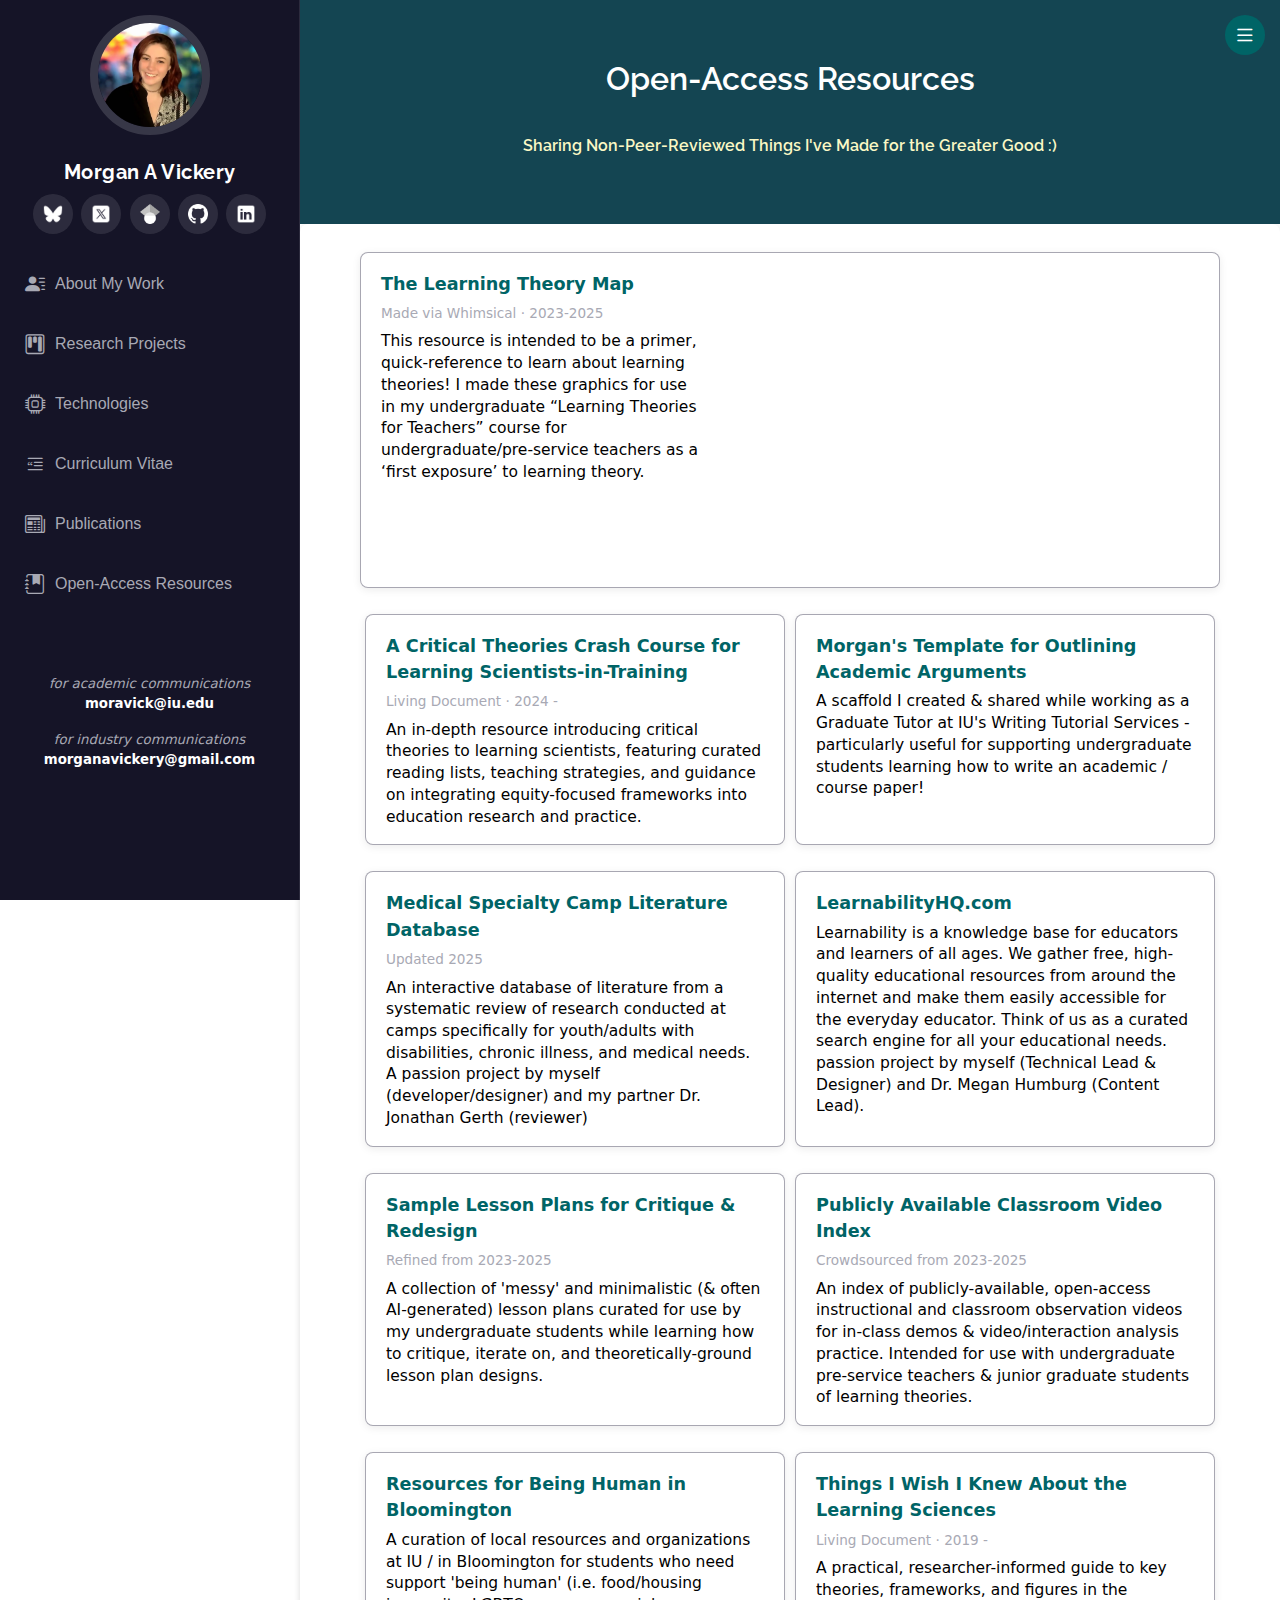
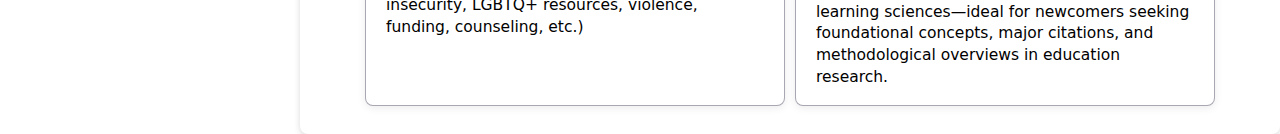
<file: resources.html>
<!DOCTYPE html>
<html lang="en">

<head>

  <!-- Google tag (gtag.js) -->
<script async src="https://www.googletagmanager.com/gtag/js?id=G-B6TBX7HN26"></script>
<script>
  window.dataLayer = window.dataLayer || [];
  function gtag(){dataLayer.push(arguments);}
  gtag('js', new Date());

  gtag('config', 'G-B6TBX7HN26');
</script>


  <meta charset="utf-8">
  <meta content="width=device-width, initial-scale=1.0" name="viewport">
  <title>Open-Access Resources</title>
  <meta content="" name="description">
  <meta content="" name="keywords">

   <!-- Fonts -->
  <link href="https://fonts.googleapis.com" rel="preconnect">
  <link href="https://fonts.gstatic.com" rel="preconnect" crossorigin>
  <link href="https://fonts.googleapis.com/css2?family=Roboto:ital,wght@0,100;0,300;0,400;0,500;0,700;0,900;1,100;1,300;1,400;1,500;1,700;1,800;1,900&family=Poppins:ital,wght@0,100;0,200;0,300;0,400;0,500;0,600;0,700;0,800;0,900;1,100;1,200;1,300;1,400;1,500;1,600;1,700;1,800;1,900&family=Raleway:ital,wght@0,100;0,200;0,300;0,400;0,500;0,600;0,700;0,800;0,900;1,100;1,200;1,300;1,400;1,500;1,600;1,700;1,800;1,900&display=swap" rel="stylesheet">

  <!-- Vendor CSS Files -->
  <link href="assets/vendor/bootstrap/css/bootstrap.min.css" rel="stylesheet">
  <link href="assets/vendor/bootstrap-icons/bootstrap-icons.css" rel="stylesheet">
  <link href="assets/vendor/aos/aos.css" rel="stylesheet">
  <link href="assets/vendor/glightbox/css/glightbox.min.css" rel="stylesheet">
  <link href="assets/vendor/swiper/swiper-bundle.min.css" rel="stylesheet">

  <!-- Main CSS Files -->
  <link href="assets/css/index.css" rel="stylesheet">
  <link href="assets/css/navigation.css" rel="stylesheet">
  <link href="assets/css/resources.css" rel="stylesheet">

  <!-- Vendor JS Files -->
  <script src="assets/vendor/bootstrap/js/bootstrap.bundle.min.js"></script>
  <script src="assets/vendor/php-email-form/validate.js"></script>
  <script src="assets/vendor/aos/aos.js"></script>
  <script src="assets/vendor/typed.js/typed.umd.js"></script>
  <script src="assets/vendor/purecounter/purecounter_vanilla.js"></script>
  <script src="assets/vendor/waypoints/noframework.waypoints.js"></script>
  <script src="assets/vendor/glightbox/js/glightbox.min.js"></script>
  <script src="assets/vendor/imagesloaded/imagesloaded.pkgd.min.js"></script>
  <script src="assets/vendor/isotope-layout/isotope.pkgd.min.js"></script>
  <script src="assets/vendor/swiper/swiper-bundle.min.js"></script>

  <!-- Custom JS Files -->
  <script src="assets/js/index.js" defer></script>
  <script src="assets/js/navigation.js" defer></script>
    <!-- <script src="assets/js/resources.js" defer></script> -->

</head>

<body class="resources-page">
  <div id="navigation-include"></div>
  <main class="main">
    <!-- Hero section for database page -->
    <section id="hero" class="database-hero section" style="background-color: var(--dark-teal);">
      <div class="container">
        <h2 style="display:block; width:100%;">Open-Access Resources</h2>
        <h3 style="display:block; width:100%;">Sharing Non-Peer-Reviewed Things I've Made for the Greater Good :)</h3>
      </div>
    </section>
    <!-- Publication cards rendered from CSV database -->
    <section class="resource-container">
      <div id="resource-cards" class="cards-container">


       <a class="resource-tile resource-tile--whimsical" href="https://whimsical.com/s25-theory-map-dy5XNBK5mVWkAFXygFvUA" target="_blank">
        <div class="resource-whimsical-content">
          <div class="resource-text">
            <div class="resource-title">The Learning Theory Map</div>
            <div class="resource-meta">Made via Whimsical &middot; 2023-2025</div>
            <div class="resource-desc">
              This resource is intended to be a primer, quick-reference to learn about learning theories! I made these graphics for use in my undergraduate “Learning Theories for Teachers” course for undergraduate/pre-service teachers as a ‘first exposure’ to learning theory.
            </div>
          </div>
          <iframe class="whimsical-iframe" style="border:none" height="300" src="https://whimsical.com/embed/dy5XNBK5mVWkAFXygFvUA@6HYTAunKLgTWmr4tBeenNMjLz48KArYqGrnXBjyL2b7bJjE"></iframe>
      </div>
    </a>
       
        <a class="resource-tile" href="https://docs.google.com/document/d/1y1LD60GxdyDjdpw31FkDrnSyhiU8WG-utsskwxx7eYc/edit?usp=sharingf" target="_blank">
          <div class="resource-title">A Critical Theories Crash Course for Learning Scientists-in-Training </div>
          <div class="resource-meta">Living Document &middot; 2024 - </div>
          <div class="resource-desc">An in-depth resource introducing critical theories to learning scientists, featuring curated reading lists, teaching strategies, and guidance on integrating equity-focused frameworks into education research and practice.</div>
        </a>


        <a class="resource-tile" href="https://docs.google.com/document/d/1EtioonUeiIW-2ASmA8RTGGjXW9s0VAAX9nDb5dS2Ix0/edit?usp=sharing" target="_blank">
          <div class="resource-title">Morgan's Template for Outlining Academic Arguments</div>
          <div class="resource-desc">A scaffold I created & shared while working as a Graduate Tutor at IU's Writing Tutorial Services - particularly useful for supporting undergraduate students learning how to write an academic / course paper! </div>
        </a>

        <a class="resource-tile" href="https://jonathangerth.github.io/database.html" target="_blank">
          <div class="resource-title">Medical Specialty Camp Literature Database</div>
          <div class="resource-meta">Updated 2025</div>
          <div class="resource-desc">An interactive database of literature from a systematic review of research conducted at camps specifically for youth/adults with disabilities, chronic illness, and medical needs. A passion project by myself (developer/designer) and my partner Dr. Jonathan Gerth (reviewer)</div>
        </a>

        <a class="resource-tile" href="https://www.learnabilityhq.com/" target="_blank">
          <div class="resource-title">LearnabilityHQ.com</div>
          <div class="resource-desc">Learnability is a knowledge base for educators and learners of all ages. We gather free, high-quality educational resources from around the internet and make them easily accessible for the everyday educator. Think of us as a curated search engine for all your educational needs.  passion project by myself (Technical Lead & Designer) and Dr. Megan Humburg (Content Lead).</div>
        </a>

          <a class="resource-tile" href="https://docs.google.com/presentation/d/16KohTK1BfO_3DaecqeVlvUWlWcnHDN8hDj--heX9tyc/edit?usp=sharing" target="_blank">
          <div class="resource-title">Sample Lesson Plans for Critique & Redesign</div>
          <div class="resource-meta">Refined from 2023-2025</div>
          <div class="resource-desc">A collection of 'messy' and minimalistic (& often AI-generated) lesson plans curated for use by my undergraduate students while learning how to critique, iterate on, and theoretically-ground lesson plan designs.</div>
        </a>


     <a class="resource-tile" href="https://docs.google.com/document/d/1ZvTNQVMudO0B9Ha0z7ADFJHFMM25tYpYAcdwnp98s0w/edit?usp=sharing" target="_blank">
          <div class="resource-title">Publicly Available Classroom Video Index</div>
          <div class="resource-meta">Crowdsourced from 2023-2025</div>
          <div class="resource-desc">An index of publicly-available, open-access instructional and classroom observation videos for in-class demos & video/interaction analysis practice. Intended for use with undergraduate pre-service teachers & junior graduate students of learning theories.</div>
        </a>


     <a class="resource-tile" href="https://docs.google.com/document/d/1Ms59cGTxktt5gVi3yj0SfafCtkb7RSKFEOZAhkwE9Zk/edit?usp=sharing" target="_blank">
          <div class="resource-title">Resources for Being Human in Bloomington</div>
          <div class="resource-desc">A curation of local resources and organizations at IU / in Bloomington for students who need support 'being human' (i.e. food/housing insecurity, LGBTQ+ resources, violence, funding, counseling, etc.)</div>
        </a>  

      <a class="resource-tile" href="https://docs.google.com/document/d/1FJQ4H9y1M8vuPmn6oCDm8T_fZRFQplm4Lmce-2ZlhOM/edit?usp=sharing" target="_blank">
          <div class="resource-title">Things I Wish I Knew About the Learning Sciences</div>
          <div class="resource-meta">Living Document &middot; 2019 - </div>
          <div class="resource-desc">A practical, researcher-informed guide to key theories, frameworks, and figures in the learning sciences—ideal for newcomers seeking foundational concepts, major citations, and methodological overviews in education research.</div>
        </a>

      </div>
    </section>
  </main>
</body>
</html>
</file>
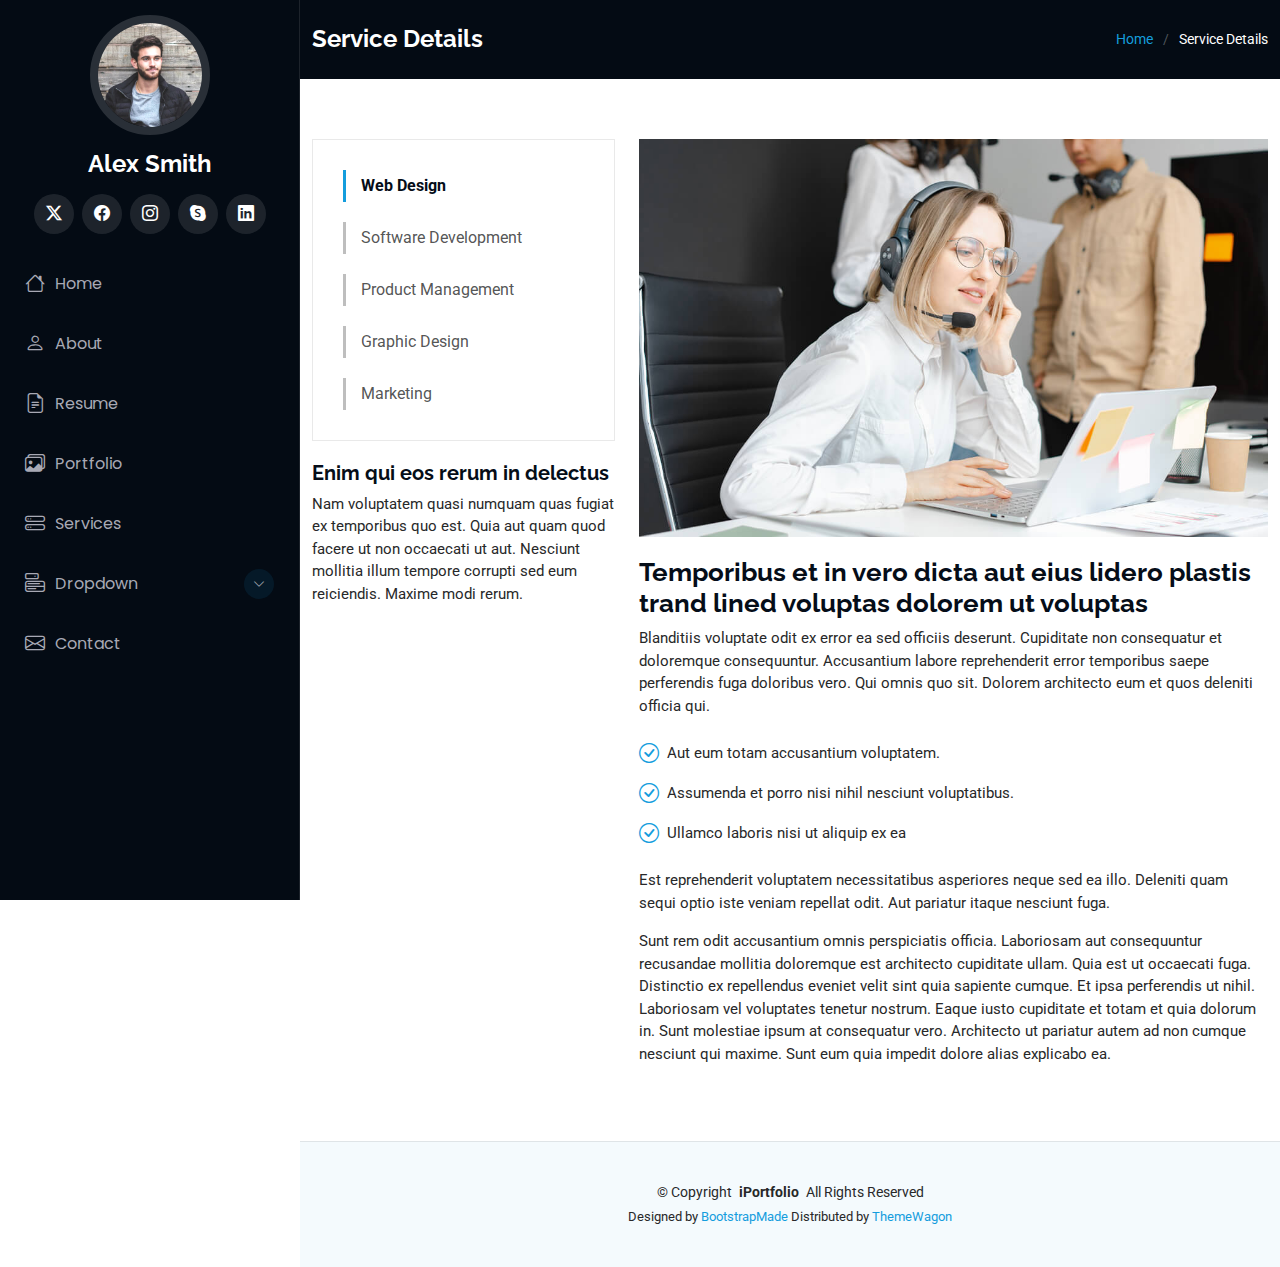
<file: service-details.html>
<!DOCTYPE html>
<html lang="en">

<head>
  <meta charset="utf-8">
  <meta content="width=device-width, initial-scale=1.0" name="viewport">
  <title>Service Details - iPortfolio Bootstrap Template</title>
  <meta content="" name="description">
  <meta content="" name="keywords">

  <!-- Favicons -->
  <link href="assets/img/favicon.png" rel="icon">
  <link href="assets/img/apple-touch-icon.png" rel="apple-touch-icon">

  <!-- Fonts -->
  <link href="https://fonts.googleapis.com" rel="preconnect">
  <link href="https://fonts.gstatic.com" rel="preconnect" crossorigin>
  <link href="https://fonts.googleapis.com/css2?family=Roboto:ital,wght@0,100;0,300;0,400;0,500;0,700;0,900;1,100;1,300;1,400;1,500;1,700;1,900&family=Poppins:ital,wght@0,100;0,200;0,300;0,400;0,500;0,600;0,700;0,800;0,900;1,100;1,200;1,300;1,400;1,500;1,600;1,700;1,800;1,900&family=Raleway:ital,wght@0,100;0,200;0,300;0,400;0,500;0,600;0,700;0,800;0,900;1,100;1,200;1,300;1,400;1,500;1,600;1,700;1,800;1,900&display=swap" rel="stylesheet">

  <!-- Vendor CSS Files -->
  <link href="assets/vendor/bootstrap/css/bootstrap.min.css" rel="stylesheet">
  <link href="assets/vendor/bootstrap-icons/bootstrap-icons.css" rel="stylesheet">
  <link href="assets/vendor/aos/aos.css" rel="stylesheet">
  <link href="assets/vendor/glightbox/css/glightbox.min.css" rel="stylesheet">
  <link href="assets/vendor/swiper/swiper-bundle.min.css" rel="stylesheet">

  <!-- Main CSS File -->
  <link href="assets/css/main.css" rel="stylesheet">

  <!-- =======================================================
  * Template Name: iPortfolio
  * Template URL: https://bootstrapmade.com/iportfolio-bootstrap-portfolio-websites-template/
  * Updated: Jun 29 2024 with Bootstrap v5.3.3
  * Author: BootstrapMade.com
  * License: https://bootstrapmade.com/license/
  ======================================================== -->
</head>

<body class="service-details-page">

  <header id="header" class="header dark-background d-flex flex-column">
    <i class="header-toggle d-xl-none bi bi-list"></i>

    <div class="profile-img">
      <img src="assets/img/my-profile-img.jpg" alt="" class="img-fluid rounded-circle">
    </div>

    <a href="index.html" class="logo d-flex align-items-center justify-content-center">
      <!-- Uncomment the line below if you also wish to use an image logo -->
      <!-- <img src="assets/img/logo.png" alt=""> -->
      <h1 class="sitename">Alex Smith</h1>
    </a>

    <div class="social-links text-center">
      <a href="#" class="twitter"><i class="bi bi-twitter-x"></i></a>
      <a href="#" class="facebook"><i class="bi bi-facebook"></i></a>
      <a href="#" class="instagram"><i class="bi bi-instagram"></i></a>
      <a href="#" class="google-plus"><i class="bi bi-skype"></i></a>
      <a href="#" class="linkedin"><i class="bi bi-linkedin"></i></a>
    </div>

    <nav id="navmenu" class="navmenu">
      <ul>
        <li><a href="#hero"><i class="bi bi-house navicon"></i>Home</a></li>
        <li><a href="#about"><i class="bi bi-person navicon"></i> About</a></li>
        <li><a href="#resume"><i class="bi bi-file-earmark-text navicon"></i> Resume</a></li>
        <li><a href="#portfolio"><i class="bi bi-images navicon"></i> Portfolio</a></li>
        <li><a href="#services"><i class="bi bi-hdd-stack navicon"></i> Services</a></li>
        <li class="dropdown"><a href="#"><i class="bi bi-menu-button navicon"></i> <span>Dropdown</span> <i class="bi bi-chevron-down toggle-dropdown"></i></a>
          <ul>
            <li><a href="#">Dropdown 1</a></li>
            <li class="dropdown"><a href="#"><span>Deep Dropdown</span> <i class="bi bi-chevron-down toggle-dropdown"></i></a>
              <ul>
                <li><a href="#">Deep Dropdown 1</a></li>
                <li><a href="#">Deep Dropdown 2</a></li>
                <li><a href="#">Deep Dropdown 3</a></li>
                <li><a href="#">Deep Dropdown 4</a></li>
                <li><a href="#">Deep Dropdown 5</a></li>
              </ul>
            </li>
            <li><a href="#">Dropdown 2</a></li>
            <li><a href="#">Dropdown 3</a></li>
            <li><a href="#">Dropdown 4</a></li>
          </ul>
        </li>
        <li><a href="#contact"><i class="bi bi-envelope navicon"></i> Contact</a></li>
      </ul>
    </nav>

  </header>

  <main class="main">

    <!-- Page Title -->
    <div class="page-title dark-background">
      <div class="container d-lg-flex justify-content-between align-items-center">
        <h1 class="mb-2 mb-lg-0">Service Details</h1>
        <nav class="breadcrumbs">
          <ol>
            <li><a href="index.html">Home</a></li>
            <li class="current">Service Details</li>
          </ol>
        </nav>
      </div>
    </div><!-- End Page Title -->

    <!-- Service Details Section -->
    <section id="service-details" class="service-details section">

      <div class="container">

        <div class="row gy-4">

          <div class="col-lg-4" data-aos="fade-up" data-aos-delay="100">
            <div class="services-list">
              <a href="#" class="active">Web Design</a>
              <a href="#">Software Development</a>
              <a href="#">Product Management</a>
              <a href="#">Graphic Design</a>
              <a href="#">Marketing</a>
            </div>

            <h4>Enim qui eos rerum in delectus</h4>
            <p>Nam voluptatem quasi numquam quas fugiat ex temporibus quo est. Quia aut quam quod facere ut non occaecati ut aut. Nesciunt mollitia illum tempore corrupti sed eum reiciendis. Maxime modi rerum.</p>
          </div>

          <div class="col-lg-8" data-aos="fade-up" data-aos-delay="200">
            <img src="assets/img/services.jpg" alt="" class="img-fluid services-img">
            <h3>Temporibus et in vero dicta aut eius lidero plastis trand lined voluptas dolorem ut voluptas</h3>
            <p>
              Blanditiis voluptate odit ex error ea sed officiis deserunt. Cupiditate non consequatur et doloremque consequuntur. Accusantium labore reprehenderit error temporibus saepe perferendis fuga doloribus vero. Qui omnis quo sit. Dolorem architecto eum et quos deleniti officia qui.
            </p>
            <ul>
              <li><i class="bi bi-check-circle"></i> <span>Aut eum totam accusantium voluptatem.</span></li>
              <li><i class="bi bi-check-circle"></i> <span>Assumenda et porro nisi nihil nesciunt voluptatibus.</span></li>
              <li><i class="bi bi-check-circle"></i> <span>Ullamco laboris nisi ut aliquip ex ea</span></li>
            </ul>
            <p>
              Est reprehenderit voluptatem necessitatibus asperiores neque sed ea illo. Deleniti quam sequi optio iste veniam repellat odit. Aut pariatur itaque nesciunt fuga.
            </p>
            <p>
              Sunt rem odit accusantium omnis perspiciatis officia. Laboriosam aut consequuntur recusandae mollitia doloremque est architecto cupiditate ullam. Quia est ut occaecati fuga. Distinctio ex repellendus eveniet velit sint quia sapiente cumque. Et ipsa perferendis ut nihil. Laboriosam vel voluptates tenetur nostrum. Eaque iusto cupiditate et totam et quia dolorum in. Sunt molestiae ipsum at consequatur vero. Architecto ut pariatur autem ad non cumque nesciunt qui maxime. Sunt eum quia impedit dolore alias explicabo ea.
            </p>
          </div>

        </div>

      </div>

    </section><!-- /Service Details Section -->

  </main>

  <footer id="footer" class="footer position-relative light-background">

    <div class="container">
      <div class="copyright text-center ">
        <p>© <span>Copyright</span> <strong class="px-1 sitename">iPortfolio</strong> <span>All Rights Reserved</span></p>
      </div>
      <div class="credits">
        <!-- All the links in the footer should remain intact. -->
        <!-- You can delete the links only if you've purchased the pro version. -->
        <!-- Licensing information: https://bootstrapmade.com/license/ -->
        <!-- Purchase the pro version with working PHP/AJAX contact form: [buy-url] -->
        Designed by <a href="https://bootstrapmade.com/">BootstrapMade</a> Distributed by <a href="https://themewagon.com">ThemeWagon</a>
      </div>
    </div>

  </footer>

  <!-- Scroll Top -->
  <a href="#" id="scroll-top" class="scroll-top d-flex align-items-center justify-content-center"><i class="bi bi-arrow-up-short"></i></a>

  <!-- Preloader -->
  <div id="preloader"></div>

  <!-- Vendor JS Files -->
  <script src="assets/vendor/bootstrap/js/bootstrap.bundle.min.js"></script>
  <script src="assets/vendor/php-email-form/validate.js"></script>
  <script src="assets/vendor/aos/aos.js"></script>
  <script src="assets/vendor/typed.js/typed.umd.js"></script>
  <script src="assets/vendor/purecounter/purecounter_vanilla.js"></script>
  <script src="assets/vendor/waypoints/noframework.waypoints.js"></script>
  <script src="assets/vendor/glightbox/js/glightbox.min.js"></script>
  <script src="assets/vendor/imagesloaded/imagesloaded.pkgd.min.js"></script>
  <script src="assets/vendor/isotope-layout/isotope.pkgd.min.js"></script>
  <script src="assets/vendor/swiper/swiper-bundle.min.js"></script>

  <!-- Main JS File -->
  <script src="assets/js/main.js"></script>

</body>

</html>
</file>
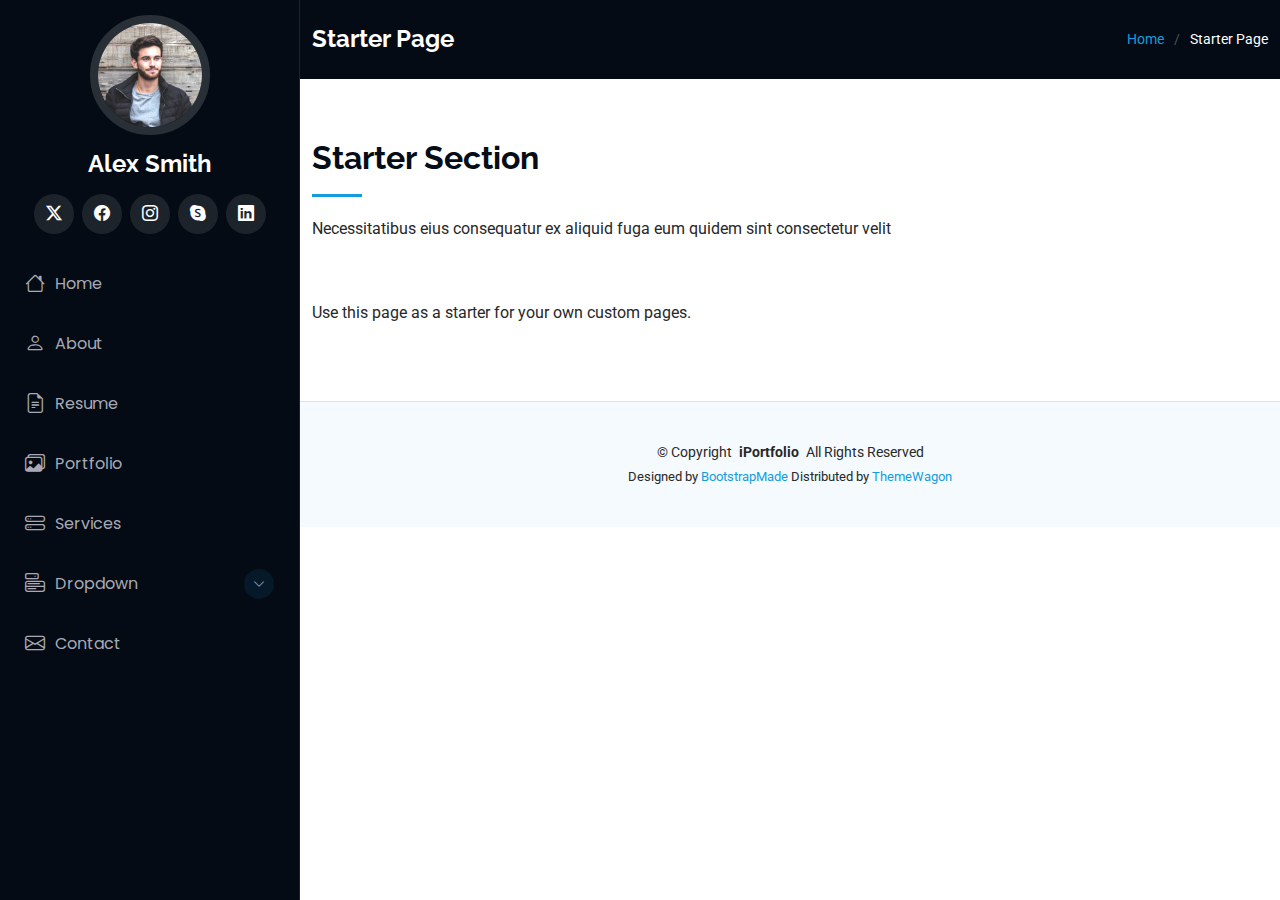
<file: starter-page.html>
<!DOCTYPE html>
<html lang="en">

<head>
  <meta charset="utf-8">
  <meta content="width=device-width, initial-scale=1.0" name="viewport">
  <title>Starter Page - iPortfolio Bootstrap Template</title>
  <meta content="" name="description">
  <meta content="" name="keywords">

  <!-- Favicons -->
  <link href="assets/img/favicon.png" rel="icon">
  <link href="assets/img/apple-touch-icon.png" rel="apple-touch-icon">

  <!-- Fonts -->
  <link href="https://fonts.googleapis.com" rel="preconnect">
  <link href="https://fonts.gstatic.com" rel="preconnect" crossorigin>
  <link href="https://fonts.googleapis.com/css2?family=Roboto:ital,wght@0,100;0,300;0,400;0,500;0,700;0,900;1,100;1,300;1,400;1,500;1,700;1,900&family=Poppins:ital,wght@0,100;0,200;0,300;0,400;0,500;0,600;0,700;0,800;0,900;1,100;1,200;1,300;1,400;1,500;1,600;1,700;1,800;1,900&family=Raleway:ital,wght@0,100;0,200;0,300;0,400;0,500;0,600;0,700;0,800;0,900;1,100;1,200;1,300;1,400;1,500;1,600;1,700;1,800;1,900&display=swap" rel="stylesheet">

  <!-- Vendor CSS Files -->
  <link href="assets/vendor/bootstrap/css/bootstrap.min.css" rel="stylesheet">
  <link href="assets/vendor/bootstrap-icons/bootstrap-icons.css" rel="stylesheet">
  <link href="assets/vendor/aos/aos.css" rel="stylesheet">
  <link href="assets/vendor/glightbox/css/glightbox.min.css" rel="stylesheet">
  <link href="assets/vendor/swiper/swiper-bundle.min.css" rel="stylesheet">

  <!-- Main CSS File -->
  <link href="assets/css/main.css" rel="stylesheet">

  <!-- =======================================================
  * Template Name: iPortfolio
  * Template URL: https://bootstrapmade.com/iportfolio-bootstrap-portfolio-websites-template/
  * Updated: Jun 29 2024 with Bootstrap v5.3.3
  * Author: BootstrapMade.com
  * License: https://bootstrapmade.com/license/
  ======================================================== -->
</head>

<body class="starter-page-page">

  <header id="header" class="header dark-background d-flex flex-column">
    <i class="header-toggle d-xl-none bi bi-list"></i>

    <div class="profile-img">
      <img src="assets/img/my-profile-img.jpg" alt="" class="img-fluid rounded-circle">
    </div>

    <a href="index.html" class="logo d-flex align-items-center justify-content-center">
      <!-- Uncomment the line below if you also wish to use an image logo -->
      <!-- <img src="assets/img/logo.png" alt=""> -->
      <h1 class="sitename">Alex Smith</h1>
    </a>

    <div class="social-links text-center">
      <a href="#" class="twitter"><i class="bi bi-twitter-x"></i></a>
      <a href="#" class="facebook"><i class="bi bi-facebook"></i></a>
      <a href="#" class="instagram"><i class="bi bi-instagram"></i></a>
      <a href="#" class="google-plus"><i class="bi bi-skype"></i></a>
      <a href="#" class="linkedin"><i class="bi bi-linkedin"></i></a>
    </div>

    <nav id="navmenu" class="navmenu">
      <ul>
        <li><a href="#hero"><i class="bi bi-house navicon"></i>Home</a></li>
        <li><a href="#about"><i class="bi bi-person navicon"></i> About</a></li>
        <li><a href="#resume"><i class="bi bi-file-earmark-text navicon"></i> Resume</a></li>
        <li><a href="#portfolio"><i class="bi bi-images navicon"></i> Portfolio</a></li>
        <li><a href="#services"><i class="bi bi-hdd-stack navicon"></i> Services</a></li>
        <li class="dropdown"><a href="#"><i class="bi bi-menu-button navicon"></i> <span>Dropdown</span> <i class="bi bi-chevron-down toggle-dropdown"></i></a>
          <ul>
            <li><a href="#">Dropdown 1</a></li>
            <li class="dropdown"><a href="#"><span>Deep Dropdown</span> <i class="bi bi-chevron-down toggle-dropdown"></i></a>
              <ul>
                <li><a href="#">Deep Dropdown 1</a></li>
                <li><a href="#">Deep Dropdown 2</a></li>
                <li><a href="#">Deep Dropdown 3</a></li>
                <li><a href="#">Deep Dropdown 4</a></li>
                <li><a href="#">Deep Dropdown 5</a></li>
              </ul>
            </li>
            <li><a href="#">Dropdown 2</a></li>
            <li><a href="#">Dropdown 3</a></li>
            <li><a href="#">Dropdown 4</a></li>
          </ul>
        </li>
        <li><a href="#contact"><i class="bi bi-envelope navicon"></i> Contact</a></li>
      </ul>
    </nav>

  </header>

  <main class="main">

    <!-- Page Title -->
    <div class="page-title dark-background">
      <div class="container d-lg-flex justify-content-between align-items-center">
        <h1 class="mb-2 mb-lg-0">Starter Page</h1>
        <nav class="breadcrumbs">
          <ol>
            <li><a href="index.html">Home</a></li>
            <li class="current">Starter Page</li>
          </ol>
        </nav>
      </div>
    </div><!-- End Page Title -->

    <!-- Starter Section Section -->
    <section id="starter-section" class="starter-section section">

      <!-- Section Title -->
      <div class="container section-title" data-aos="fade-up">
        <h2>Starter Section</h2>
        <p>Necessitatibus eius consequatur ex aliquid fuga eum quidem sint consectetur velit</p>
      </div><!-- End Section Title -->

      <div class="container" data-aos="fade-up">
        <p>Use this page as a starter for your own custom pages.</p>
      </div>

    </section><!-- /Starter Section Section -->

  </main>

  <footer id="footer" class="footer position-relative light-background">

    <div class="container">
      <div class="copyright text-center ">
        <p>© <span>Copyright</span> <strong class="px-1 sitename">iPortfolio</strong> <span>All Rights Reserved</span></p>
      </div>
      <div class="credits">
        <!-- All the links in the footer should remain intact. -->
        <!-- You can delete the links only if you've purchased the pro version. -->
        <!-- Licensing information: https://bootstrapmade.com/license/ -->
        <!-- Purchase the pro version with working PHP/AJAX contact form: [buy-url] -->
        Designed by <a href="https://bootstrapmade.com/">BootstrapMade</a> Distributed by <a href="https://themewagon.com">ThemeWagon</a>
      </div>
    </div>

  </footer>

  <!-- Scroll Top -->
  <a href="#" id="scroll-top" class="scroll-top d-flex align-items-center justify-content-center"><i class="bi bi-arrow-up-short"></i></a>

  <!-- Preloader -->
  <div id="preloader"></div>

  <!-- Vendor JS Files -->
  <script src="assets/vendor/bootstrap/js/bootstrap.bundle.min.js"></script>
  <script src="assets/vendor/php-email-form/validate.js"></script>
  <script src="assets/vendor/aos/aos.js"></script>
  <script src="assets/vendor/typed.js/typed.umd.js"></script>
  <script src="assets/vendor/purecounter/purecounter_vanilla.js"></script>
  <script src="assets/vendor/waypoints/noframework.waypoints.js"></script>
  <script src="assets/vendor/glightbox/js/glightbox.min.js"></script>
  <script src="assets/vendor/imagesloaded/imagesloaded.pkgd.min.js"></script>
  <script src="assets/vendor/isotope-layout/isotope.pkgd.min.js"></script>
  <script src="assets/vendor/swiper/swiper-bundle.min.js"></script>

  <!-- Main JS File -->
  <script src="assets/js/main.js"></script>

</body>

</html>
</file>
<file: assets/css/navigation.css>
/* Navigation Menu Link Styling */
.navmenu a {
  font-family: var(--nav-font);
  font-weight: 700;
}

/*--------------------------------------------------------------
# Global navigation
--------------------------------------------------------------*/
.navigation {
  color: var(--default-color);
  background-color: var(--background-color);
  position: fixed;
  top: 0;
  left: -300px;
  bottom: 0;
  padding: 0 15px;
  width: 300px;
  transition: left 0.3s, background-color 0.3s;
  overflow-y: auto;
  z-index: 1100;
  border-right: 1px solid color-mix(in srgb, var(--default-color), transparent 90%);
}

.navigation.navigation-show {
  left: 0;
}

.navigation .profile-img img {
  margin: 15px auto;
  display: block;
  width: 120px;
  border: 8px solid color-mix(in srgb, var(--default-color), transparent 85%);
}

.navigation .logo {
  line-height: 1;
  margin-bottom: 15px;
}

.navigation .logo img {
  max-height: 32px;
  margin-right: 8px;
}

.navigation .logo h1 {
  font-size: 18px;
  margin: 0;
  font-weight: 700;
  color: var(--heading-color);
}

.navigation .social-links {
  margin: 0 0 20px 0;
}

.navigation .social-links a {
  font-size: 16px;
  display: inline-flex;
  align-items: center;
  justify-content: center;
  background: color-mix(in srgb, var(--default-color), transparent 90%);
  color: var(--default-color);
  margin: 0 2px;
  border-radius: 50%;
  width: 40px;
  height: 40px;
  transition: background 0.3s, color 0.3s;
  text-align: center;
}

.navigation .social-links a:hover {
  color: var(--contrast-color);
  background: var(--accent-color);
}

/* Navigation Toggle Button */
.navigation .navigation-toggle {
  color: var(--contrast-color);
  background-color: var(--accent-color);
  font-size: 22px;
  display: flex;
  align-items: center;
  justify-content: center;
  width: 40px;
  height: 40px;
  border-radius: 50%;
  cursor: pointer;
  position: fixed;
  top: 15px;
  right: 15px;
  z-index: 9999;
  transition: background-color 0.3s;
}

.navigation .navigation-toggle:hover {
  background-color: color-mix(in srgb, var(--accent-color) 90%, white 15%);
}

/* Centered Site Name */
.navigation .sitename {
  text-align: center;
  font-size: 1.25rem;
  font-weight: 700;
  white-space: nowrap;
  overflow: hidden;
  text-overflow: ellipsis;
  margin: 10px 0;
  width: 100%;
  letter-spacing: 0.5px;
}

/*--------------------------------------------------------------
# Navigation Menu
--------------------------------------------------------------*/
.navmenu {
  padding: 0;
  z-index: 9997;
}

.navmenu ul {
  list-style: none;
  padding: 0 0 20px 0;
  margin: 0;
}

.navmenu a,
.navmenu a:focus {
  color: var(--nav-color);
  padding: 15px 10px;
  font-family: var(--nav-font);
  font-size: 16px;
  font-weight: 400;
  display: flex;
  align-items: center;
  white-space: nowrap;
  transition: color 0.3s;
  width: 100%;
}

.navmenu a .navicon,
.navmenu a:focus .navicon {
  font-size: 20px;
  margin-right: 10px;
}

.navmenu a:hover,
.navmenu .active,
.navmenu .active:focus {
  color: var(--nav-hover-color);
}

.navmenu a:hover .navicon,
.navmenu .active .navicon,
.navmenu .active:focus .navicon {
  color: var(--accent-color);
}

/* Hide mobile nav toggle if not needed */
.mobile-nav-toggle {
  display: none;
}

@media (min-width: 800px) {
  .navigation {
    left: 0;
  }

  .navigation.navigation-show ~ main,
  .navigation.navigation-show ~ #footer {
    margin-left: 300px;
    transition: margin-left 0.3s;
  }

  .navigation ~ main,
  .navigation ~ #footer {
    margin-left: 0;
    transition: margin-left 0.3s;
  }
}
</file>
<file: assets/css/database.css>
/*-------------------------------------------------------------------
  # GENERAL STYLES
-------------------------------------------------------------------*/

:root {
  --default-color: black;
  --heading-color: black;
  --accent-color: #006466;
  --surface-color: #ffffff;
  --contrast-color: #ffffff;

  --nav-color: #a8a9b4;
  --nav-hover-color: #ffffff;
  --nav-mobile-background-color: #040b14;

  --offwhite: #FBF8C5;
  --grey: #33392D;
  --offblack: #071013;
  --timberwolf: #D3D0CB;

  --bright-teal: #EF8A17;
  --charcoal: #001427;

  --bright-teal: #006466;
  --mid-teal: #065A60;
  --mid2-teal: #0B525B;
  --dark-teal: #144552;
  --deep-blue: #1B3A4B;
  --deep-navy: #212F45;
  --deep-indigo: #272640;
  --deep-indigo-trans1: #27264067;
  --deep-indigo-trans2: #2726402c;
  --white: #FFFFFF;
  --black: #000000;
  --dark-purp: #312244;
  --mid-purp: #3E1F47;
  --bright-purp: #4D194D;

  scroll-behavior: smooth;
}

body {
  font-family: Arial, sans-serif;
  background-color: var(--background-color);
}

/*-------------------------------------------------------------------
HERO SECTION
-------------------------------------------------------------------*/

.database-hero {
  width: 100%;
  min-height: 20vh;
  display: flex;
  align-items: center;
  justify-content: center;
  overflow: hidden;
  position: relative;
  z-index: 1;
  background-color: var(--deep-navy);
}

.database-hero .container {
  position: relative;
  z-index: 3;
  color: #ffffff;
  display: flex;
  flex-wrap: wrap;
  align-items: center;
  justify-content: center;
  gap: 20px;
  text-align: center;
  padding: 20px;
}

.database-hero h3 {
  font-size: 1rem;
  font-weight: 600;
  color: var(--offwhite);
  margin-top: 10px;
}

/*-------------------------------------------------------------------
  # DATABASE CONTAINER
-------------------------------------------------------------------*/

.database-container {
  background: var(--background-color);
  padding: 10px;
  border-radius: 8px;
  box-shadow: 0px 2px 6px rgba(0, 0, 0, 0.15);
  font-family: system-ui, -apple-system, BlinkMacSystemFont, 'Segoe UI', Roboto, Oxygen, Ubuntu, Cantarell, 'Open Sans', 'Helvetica Neue', sans-serif;
}

.cards-container {
  display: flex;
  flex-wrap: wrap;
  gap: 10px;
  justify-content: center;
}

/*-------------------------------------------------------------------
ARTICLE CARDS
-------------------------------------------------------------------*/

.database-card {
  display: flex;
  flex-direction: column;
  justify-content: space-between;
  background: #ffffff;
  padding: 10px;
  border-radius: 8px;
  box-shadow: 0px 3px 6px rgba(0, 0, 0, 0.3);
  border: 0.5px solid var(--grey);
  width: calc(33.333% - 20px);
  min-width: 250px;
  max-width: 400px;
  transition: transform 0.2s ease-in-out, box-shadow 0.2s ease-in-out;
  text-decoration: none;
  color: inherit;
  cursor: pointer;
  position: relative;
  gap: 6px; /* Add consistent vertical gap between children */
}

.database-card:hover {
  transform: translateY(-5px);
  box-shadow: 0px 6px 12px rgba(0, 0, 0, 0.2);
  background-color: rgba(239, 138, 23, 0.1);
}

.card-header {
  display: flex;
  justify-content: space-between;
  align-items: center;
  margin-bottom: 4px; /* Reduce gap */
}

.card-year {
  font-weight: bold;
  color: var(--grey);
  text-align: left;
}

.doi-flag {
  font-weight: bold;
  color: var(--contrast-color);
  background: var(--mid-purp);
  padding: 4px 6px;
  border-radius: 4px;
  text-align: center;
  text-transform: uppercase;
}

.card-authors {
  font-style: normal;
  color: var(--grey);
  margin-left: 50px;
  text-align: right;
  line-height: 1.1;
  white-space: nowrap;
  overflow: hidden;
  text-overflow: ellipsis;
}

.card-title {
  font-weight: 500;
  text-align: left;
  padding: 6px 0; /* Reduce vertical padding */
  line-height: 1.1;
  color: var(--accent-color);
  font-family: var(--default-font);
}

.card-venue {
  font-style: italic;
  font-weight: normal;
  color: var(--grey);
  text-align: right;
  line-height: 1.1;
}

/*-------------------------------------------------------------------
MOBILE SCREEN RESPONSIVENESS
-------------------------------------------------------------------*/

@media (max-width: 768px) {
  .database-card {
    width: calc(50% - 20px);
  }
}

@media (max-width: 480px) {
  .database-card {
    width: calc(100% - 20px);
  }
}

@media (min-width: 1200px) {
  body.database-page main {
    margin-left: 300px;
  }
}

.card-title {
  font-size: clamp(14px, 2vw, 18px);
}

.card-authors,
.card-year {
  font-size: clamp(12px, 1.5vw, 16px);
}

.card-venue,
.doi-flag {
  font-size: clamp(10px, 1.2vw, 14px);
}
</file>
<file: assets/css/resources.css>
/*-------------------------------------------------------------------
  # GENERAL STYLES
-------------------------------------------------------------------*/

:root {
  --default-color: black;
  --heading-color: black;
  --accent-color: #006466;
  --surface-color: #ffffff;
  --contrast-color: #ffffff;

  --nav-color: #a8a9b4;
  --nav-hover-color: #ffffff;
  --nav-mobile-background-color: #040b14;

  --offwhite: #FBF8C5;
  --grey: #33392D;
  --offblack: #071013;
  --timberwolf: #D3D0CB;

  --bright-teal: #EF8A17;
  --charcoal: #001427;

  --bright-teal: #006466;
  --mid-teal: #065A60;
  --mid2-teal: #0B525B;
  --dark-teal: #144552;
  --deep-blue: #1B3A4B;
  --deep-navy: #212F45;
  --deep-indigo: #272640;
  --deep-indigo-trans1: #27264067;
  --deep-indigo-trans2: #2726402c;
  --white: #FFFFFF;
  --black: #000000;
  --dark-purp: #312244;
  --mid-purp: #3E1F47;
  --bright-purp: #4D194D;

  scroll-behavior: smooth;
}

body {
  font-family: Arial, sans-serif;
  background-color: var(--background-color);
}

/*-------------------------------------------------------------------
HERO SECTION
-------------------------------------------------------------------*/

.database-hero {
  width: 100%;
  min-height: 20vh;
  display: flex;
  align-items: center;
  justify-content: center;
  overflow: hidden;
  position: relative;
  z-index: 1;
  background-color: var(--deep-navy);
}

.database-hero .container {
  position: relative;
  z-index: 3;
  color: #ffffff;
  display: flex;
  flex-wrap: wrap;
  align-items: center;
  justify-content: center;
  gap: 20px;
  text-align: center;
  padding: 20px;
}

.database-hero h3 {
  font-size: 1rem;
  font-weight: 600;
  color: var(--offwhite);
  margin-top: 10px;
}

/*-------------------------------------------------------------------
  # DATABASE CONTAINER
-------------------------------------------------------------------*/

.resource-container {
  background: var(--background-color);
  padding: 20px;
  border-radius: 8px;
  box-shadow: 0px 2px 6px rgba(0, 0, 0, 0.15);
  font-family: system-ui, -apple-system, BlinkMacSystemFont, 'Segoe UI', Roboto, Oxygen, Ubuntu, Cantarell, 'Open Sans', 'Helvetica Neue', sans-serif;
}

.cards-container {
  display: flex;
  flex-wrap: wrap;
  gap: 10px;
  justify-content: center;
}

/*-------------------------------------------------------------------
  # RESOURCE TILES
-------------------------------------------------------------------*/

.resource-tile {
  display: flex;
  flex-direction: column;
  background: #fff;
  border-radius: 8px;
  box-shadow: 0 2px 8px rgba(0,0,0,0.08);
  border: 1px solid var(--deep-indigo-trans1);
  padding: 18px 20px 16px 20px;
  margin: 8px 0;
  width: 100%;
  max-width: 420px;
  min-width: 260px;
  text-decoration: none;
  color: var(--default-color);
  transition: box-shadow 0.2s, transform 0.2s, border 0.2s;
  cursor: pointer;
  position: relative;
}

.resource-tile:hover {
  box-shadow: 0 6px 18px rgba(0,0,0,0.15);
  border-color: var(--accent-color);
  transform: translateY(-4px) scale(1.02);
  background: var(--deep-indigo-trans2);
  color: var(--accent-color);
}

.resource-title {
  font-size: 1.1rem;
  font-weight: 700;
  margin-bottom: 6px;
  color: var(--accent-color);
}

.resource-meta {
  font-size: 0.85rem;
  color: var(--nav-color);
  margin-bottom: 8px;
}

.resource-desc {
  font-size: 0.97rem;
  color: var(--default-color);
  line-height: 1.4;
}

/* Responsive: stack tiles vertically on small screens */
@media (max-width: 700px) {
  .cards-container {
    flex-direction: column;
    align-items: center;
  }
  .resource-tile {
    max-width: 98vw;
    min-width: 0;
  }
}

.resource-tile--whimsical {
  flex: 1 1 100%;
  max-width: 100%;
}

@media (min-width: 700px) {
  .resource-tile--whimsical {
    max-width: 860px;
  }

  .resource-tile--whimsical .resource-whimsical-content {
    display: flex;
    gap: 16px;
    align-items: flex-start;
  }

  .resource-tile--whimsical .resource-text {
    flex-basis: 40%;
    flex-grow: 1;
  }

  .resource-tile--whimsical .whimsical-iframe {
    flex-basis: 60%;
    flex-grow: 1;
    height: 300px;
  }
}

@media (max-width: 699px) {
  .resource-tile--whimsical .resource-whimsical-content {
    display: flex;
    flex-direction: column;
  }

  .resource-tile--whimsical .whimsical-iframe {
    width: 100%;
    max-width: 100%;
    height: 300px;
  }
}
</file>
<file: assets/css/main.css>
/**
* Template Name: iPortfolio
* Template URL: https://bootstrapmade.com/iportfolio-bootstrap-portfolio-websites-template/
* Updated: Jun 29 2024 with Bootstrap v5.3.3
* Author: BootstrapMade.com
* License: https://bootstrapmade.com/license/
*/

/*--------------------------------------------------------------
# Font & Color Variables
# Help: https://bootstrapmade.com/color-system/
--------------------------------------------------------------*/
/* Fonts */
:root {
  --default-font: "Roboto",  system-ui, -apple-system, "Segoe UI", Roboto, "Helvetica Neue", Arial, "Noto Sans", "Liberation Sans", sans-serif, "Apple Color Emoji", "Segoe UI Emoji", "Segoe UI Symbol", "Noto Color Emoji";
  --heading-font: "Raleway",  sans-serif;
  --nav-font: "Poppins",  sans-serif;
}

/* Global Colors - The following color variables are used throughout the website. Updating them here will change the color scheme of the entire website */
:root { 
  --background-color: #ffffff; /* Background color for the entire website, including individual sections */
  --default-color: #272829; /* Default color used for the majority of the text content across the entire website */
  --heading-color: #050d18; /* Color for headings, subheadings and title throughout the website */
  --accent-color: #149ddd; /* Accent color that represents your brand on the website. It's used for buttons, links, and other elements that need to stand out */
  --surface-color: #ffffff; /* The surface color is used as a background of boxed elements within sections, such as cards, icon boxes, or other elements that require a visual separation from the global background. */
  --contrast-color: #ffffff; /* Contrast color for text, ensuring readability against backgrounds of accent, heading, or default colors. */
}

/* Nav Menu Colors - The following color variables are used specifically for the navigation menu. They are separate from the global colors to allow for more customization options */
:root {
  --nav-color: #a8a9b4;  /* The default color of the main navmenu links */
  --nav-hover-color: #ffffff; /* Applied to main navmenu links when they are hovered over or active */
  --nav-mobile-background-color: #040b14; /* Used as the background color for mobile navigation menu */
  --nav-dropdown-background-color: #040b14; /* Used as the background color for dropdown items that appear when hovering over primary navigation items */
  --nav-dropdown-color: #a8a9b4; /* Used for navigation links of the dropdown items in the navigation menu. */
  --nav-dropdown-hover-color: #ffffff; /* Similar to --nav-hover-color, this color is applied to dropdown navigation links when they are hovered over. */
}

/* Color Presets - These classes override global colors when applied to any section or element, providing reuse of the sam color scheme. */

.light-background {
  --background-color: #f4fafd;
  --surface-color: #ffffff;
}

.dark-background {
  --background-color: #040b14;
  --default-color: #ffffff;
  --heading-color: #ffffff;
  --surface-color: #151f2b;
  --contrast-color: #ffffff;
}

/* Smooth scroll */
:root {
  scroll-behavior: smooth;
}

/*--------------------------------------------------------------
# General Styling & Shared Classes
--------------------------------------------------------------*/
body {
  color: var(--default-color);
  background-color: var(--background-color);
  font-family: var(--default-font);
}

a {
  color: var(--accent-color);
  text-decoration: none;
  transition: 0.3s;
}

a:hover {
  color: color-mix(in srgb, var(--accent-color), transparent 25%);
  text-decoration: none;
}

h1,
h2,
h3,
h4,
h5,
h6 {
  color: var(--heading-color);
  font-family: var(--heading-font);
}

/* PHP Email Form Messages
------------------------------*/
.php-email-form .error-message {
  display: none;
  background: #df1529;
  color: #ffffff;
  text-align: left;
  padding: 15px;
  margin-bottom: 24px;
  font-weight: 600;
}

.php-email-form .sent-message {
  display: none;
  color: #ffffff;
  background: #059652;
  text-align: center;
  padding: 15px;
  margin-bottom: 24px;
  font-weight: 600;
}

.php-email-form .loading {
  display: none;
  background: var(--surface-color);
  text-align: center;
  padding: 15px;
  margin-bottom: 24px;
}

.php-email-form .loading:before {
  content: "";
  display: inline-block;
  border-radius: 50%;
  width: 24px;
  height: 24px;
  margin: 0 10px -6px 0;
  border: 3px solid var(--accent-color);
  border-top-color: var(--surface-color);
  animation: php-email-form-loading 1s linear infinite;
}

@keyframes php-email-form-loading {
  0% {
    transform: rotate(0deg);
  }

  100% {
    transform: rotate(360deg);
  }
}

/*--------------------------------------------------------------
# Global Header
--------------------------------------------------------------*/
.header {
  color: var(--default-color);
  background-color: var(--background-color);
  position: fixed;
  top: 0;
  left: 0;
  bottom: 0;
  padding: 0 15px;
  width: 300px;
  transition: all ease-in-out 0.3s;
  overflow-y: auto;
  z-index: 997;
  border-right: 1px solid color-mix(in srgb, var(--default-color), transparent 90%);
}

.header .profile-img img {
  margin: 15px auto;
  display: block;
  width: 120px;
  border: 8px solid color-mix(in srgb, var(--default-color), transparent 85%);
}

.header .logo {
  line-height: 1;
  margin-bottom: 15px;
}

.header .logo img {
  max-height: 32px;
  margin-right: 8px;
}

.header .logo h1 {
  font-size: 24px;
  margin: 0;
  font-weight: 700;
  color: var(--heading-color);
}

.header .social-links {
  margin: 0 0 20px 0;
}

.header .social-links a {
  font-size: 16px;
  display: inline-flex;
  align-items: center;
  justify-content: center;
  background: color-mix(in srgb, var(--default-color), transparent 90%);
  color: var(--default-color);
  margin: 0 2px;
  border-radius: 50%;
  text-align: center;
  width: 40px;
  height: 40px;
  transition: 0.3s;
}

.header .social-links a:hover {
  color: var(--contrast-color);
  background: var(--accent-color);
}

@media (min-width: 1200px) {

  .header~main,
  .header~#footer {
    margin-left: 300px;
  }
}

@media (max-width: 1199px) {
  .header {
    left: -100%;
  }
}

.header.header-show {
  left: 0;
}

.header .header-toggle {
  color: var(--contrast-color);
  background-color: var(--accent-color);
  font-size: 22px;
  display: flex;
  align-items: center;
  justify-content: center;
  width: 40px;
  height: 40px;
  border-radius: 50%;
  cursor: pointer;
  position: fixed;
  top: 15px;
  right: 15px;
  z-index: 9999;
  transition: background-color 0.3s;
}

.header .header-toggle:hover {
  color: var(--contrast-color);
  background-color: color-mix(in srgb, var(--accent-color) 90%, white 15%);
}

/*--------------------------------------------------------------
# Navigation Menu
--------------------------------------------------------------*/
.mobile-nav-toggle {
  display: none;
}

.navmenu {
  padding: 0;
  z-index: 9997;
}

.navmenu ul {
  list-style: none;
  padding: 0 0 20px 0;
  margin: 0;
}

.navmenu a,
.navmenu a:focus {
  color: var(--nav-color);
  padding: 15px 10px;
  font-family: var(--nav-font);
  font-size: 16px;
  font-weight: 400;
  display: flex;
  align-items: center;
  white-space: nowrap;
  transition: 0.3s;
  width: 100%;
}

.navmenu a .navicon,
.navmenu a:focus .navicon {
  font-size: 20px;
  margin-right: 10px;
}

.navmenu a .toggle-dropdown,
.navmenu a:focus .toggle-dropdown {
  font-size: 12px;
  line-height: 0;
  margin-left: auto;
  width: 30px;
  height: 30px;
  display: flex;
  align-items: center;
  justify-content: center;
  border-radius: 50%;
  transition: 0.3s;
  flex-shrink: 0;
  background-color: color-mix(in srgb, var(--accent-color), transparent 90%);
}

.navmenu a .toggle-dropdown:hover,
.navmenu a:focus .toggle-dropdown:hover {
  background-color: var(--accent-color);
  color: var(--contrast-color);
}

.navmenu a:hover,
.navmenu .active,
.navmenu .active:focus {
  color: var(--nav-hover-color);
}

.navmenu a:hover .navicon,
.navmenu .active .navicon,
.navmenu .active:focus .navicon {
  color: var(--accent-color);
}

.navmenu .active .toggle-dropdown,
.navmenu .active:focus .toggle-dropdown {
  background-color: var(--accent-color);
  color: var(--contrast-color);
  transform: rotate(180deg);
}

.navmenu .dropdown {
  display: block;
}

.navmenu .dropdown a,
.navmenu .dropdown a:focus {
  color: --nav-dropdown-color;
}

.navmenu .dropdown a:hover,
.navmenu .dropdown .active,
.navmenu .dropdown .active:focus {
  color: var(--nav-dropdown-hover-color);
}

.navmenu .dropdown ul {
  position: static;
  display: none;
  z-index: 99;
  padding: 5px 10px;
  margin: 5px 10px;
  background-color: var(--nav-dropdown-background-color);
  border: 1px solid color-mix(in srgb, var(--default-color), transparent 90%);
  box-shadow: none;
  transition: all 0.5s ease-in-out;
}

.navmenu .dropdown ul ul {
  background-color: rgba(33, 37, 41, 0.1);
}

.navmenu .dropdown>.dropdown-active {
  display: block;
  background-color: rgba(33, 37, 41, 0.03);
}

/*--------------------------------------------------------------
# Global Footer
--------------------------------------------------------------*/
.footer {
  color: var(--default-color);
  background-color: var(--background-color);
  font-size: 14px;
  padding: 40px 0;
  position: relative;
  border-top: 1px solid color-mix(in srgb, var(--default-color), transparent 90%);
}

.footer .copyright p {
  margin-bottom: 0;
}

.footer .credits {
  margin-top: 4px;
  font-size: 13px;
  text-align: center;
}

/*--------------------------------------------------------------
# Preloader
--------------------------------------------------------------*/
#preloader {
  position: fixed;
  inset: 0;
  z-index: 999999;
  overflow: hidden;
  background: var(--background-color);
  transition: all 0.6s ease-out;
}

#preloader:before {
  content: "";
  position: fixed;
  top: calc(50% - 30px);
  left: calc(50% - 30px);
  border: 6px solid #ffffff;
  border-color: var(--accent-color) transparent var(--accent-color) transparent;
  border-radius: 50%;
  width: 60px;
  height: 60px;
  animation: animate-preloader 1.5s linear infinite;
}

@keyframes animate-preloader {
  0% {
    transform: rotate(0deg);
  }

  100% {
    transform: rotate(360deg);
  }
}

/*--------------------------------------------------------------
# Scroll Top Button
--------------------------------------------------------------*/
.scroll-top {
  position: fixed;
  visibility: hidden;
  opacity: 0;
  right: 15px;
  bottom: -15px;
  z-index: 99999;
  background-color: var(--accent-color);
  width: 44px;
  height: 44px;
  border-radius: 50px;
  transition: all 0.4s;
}

.scroll-top i {
  font-size: 24px;
  color: var(--contrast-color);
  line-height: 0;
}

.scroll-top:hover {
  background-color: color-mix(in srgb, var(--accent-color), transparent 20%);
  color: var(--contrast-color);
}

.scroll-top.active {
  visibility: visible;
  opacity: 1;
  bottom: 15px;
}

/*--------------------------------------------------------------
# Disable aos animation delay on mobile devices
--------------------------------------------------------------*/
@media screen and (max-width: 768px) {
  [data-aos-delay] {
    transition-delay: 0 !important;
  }
}

/*--------------------------------------------------------------
# Global Page Titles & Breadcrumbs
--------------------------------------------------------------*/
.page-title {
  color: var(--default-color);
  background-color: var(--background-color);
  padding: 25px 0;
  position: relative;
}

.page-title h1 {
  font-size: 24px;
  font-weight: 700;
}

.page-title .breadcrumbs ol {
  display: flex;
  flex-wrap: wrap;
  list-style: none;
  padding: 0;
  margin: 0;
  font-size: 14px;
  font-weight: 400;
}

.page-title .breadcrumbs ol li+li {
  padding-left: 10px;
}

.page-title .breadcrumbs ol li+li::before {
  content: "/";
  display: inline-block;
  padding-right: 10px;
  color: color-mix(in srgb, var(--default-color), transparent 70%);
}

/*--------------------------------------------------------------
# Global Sections
--------------------------------------------------------------*/
section,
.section {
  color: var(--default-color);
  background-color: var(--background-color);
  padding: 60px 0;
  overflow: clip;
}

/*--------------------------------------------------------------
# Global Section Titles
--------------------------------------------------------------*/
.section-title {
  padding-bottom: 60px;
  position: relative;
}

.section-title h2 {
  font-size: 32px;
  font-weight: 700;
  margin-bottom: 20px;
  padding-bottom: 20px;
  position: relative;
}

.section-title h2:after {
  content: "";
  position: absolute;
  display: block;
  width: 50px;
  height: 3px;
  background: var(--accent-color);
  left: 0;
  bottom: 0;
}

.section-title p {
  margin-bottom: 0;
}

/*--------------------------------------------------------------
# Hero Section
--------------------------------------------------------------*/
.hero {
  width: 100%;
  min-height: 100vh;
  position: relative;
  padding: 80px 0;
  display: flex;
  align-items: center;
  justify-content: center;
}

.hero img {
  position: absolute;
  inset: 0;
  display: block;
  width: 100%;
  height: 100%;
  object-fit: cover;
  z-index: 1;
}

.hero:before {
  content: "";
  background: color-mix(in srgb, var(--background-color), transparent 70%);
  position: absolute;
  inset: 0;
  z-index: 2;
}

.hero .container {
  position: relative;
  z-index: 3;
}

.hero h2 {
  margin: 0;
  font-size: 64px;
  font-weight: 700;
}

.hero p {
  margin: 5px 0 0 0;
  font-size: 26px;
}

.hero p span {
  letter-spacing: 1px;
  border-bottom: 2px solid var(--accent-color);
}

.hero .social-links {
  margin-top: 25px;
}

.hero .social-links a {
  font-size: 24px;
  display: inline-block;
  color: color-mix(in srgb, var(--default-color), transparent 50%);
  line-height: 1;
  margin-right: 20px;
  transition: 0.3s;
}

.hero .social-links a:hover {
  color: var(--accent-color);
}

@media (max-width: 768px) {
  .hero h2 {
    font-size: 32px;
  }

  .hero p {
    font-size: 20px;
  }
}

/*--------------------------------------------------------------
# About Section
--------------------------------------------------------------*/
.about .content h2 {
  font-weight: 700;
  font-size: 24px;
}

.about .content ul {
  list-style: none;
  padding: 0;
}

.about .content ul li {
  margin-bottom: 20px;
  display: flex;
  align-items: center;
}

.about .content ul strong {
  margin-right: 10px;
}

.about .content ul i {
  font-size: 16px;
  margin-right: 5px;
  color: var(--accent-color);
  line-height: 0;
}

/*--------------------------------------------------------------
# Stats Section
--------------------------------------------------------------*/
.stats .stats-item {
  padding: 30px;
  width: 100%;
}

.stats .stats-item i {
  color: var(--accent-color);
  display: block;
  font-size: 44px;
  float: left;
  line-height: 0;
}

.stats .stats-item .purecounter {
  color: var(--heading-color);
  font-size: 48px;
  line-height: 40px;
  display: block;
  font-weight: 700;
  margin-left: 60px;
}

.stats .stats-item p {
  color: color-mix(in srgb, var(--default-color), transparent 40%);
  padding: 15px 0 0 0;
  margin: 0 0 0 60px;
  font-family: var(--heading-font);
  font-size: 14px;
}

/*--------------------------------------------------------------
# Skills Section
--------------------------------------------------------------*/
.skills .progress {
  height: 60px;
  display: block;
  background: none;
  border-radius: 0;
}

.skills .progress .skill {
  color: var(--heading-color);
  padding: 0;
  margin: 0 0 6px 0;
  text-transform: uppercase;
  display: block;
  font-weight: 600;
  font-family: var(--heading-font);
}

.skills .progress .skill .val {
  float: right;
  font-style: normal;
}

.skills .progress-bar-wrap {
  background: color-mix(in srgb, var(--default-color), transparent 90%);
  height: 10px;
}

.skills .progress-bar {
  width: 1px;
  height: 10px;
  transition: 0.9s;
  background-color: var(--accent-color);
}

/*--------------------------------------------------------------
# Resume Section
--------------------------------------------------------------*/
.resume .resume-title {
  color: var(--heading-color);
  font-size: 26px;
  font-weight: 700;
  margin-top: 20px;
  margin-bottom: 20px;
}

.resume .resume-item {
  padding: 0 0 20px 20px;
  margin-top: -2px;
  border-left: 2px solid var(--accent-color);
  position: relative;
}

.resume .resume-item h4 {
  line-height: 18px;
  font-size: 18px;
  font-weight: 600;
  text-transform: uppercase;
  color: color-mix(in srgb, var(--default-color), transparent 20%);
  margin-bottom: 10px;
}

.resume .resume-item h5 {
  font-size: 16px;
  padding: 5px 15px;
  display: inline-block;
  font-weight: 600;
  margin-bottom: 10px;
}

.resume .resume-item ul {
  padding-left: 20px;
}

.resume .resume-item ul li {
  padding-bottom: 10px;
}

.resume .resume-item:last-child {
  padding-bottom: 0;
}

.resume .resume-item::before {
  content: "";
  position: absolute;
  width: 16px;
  height: 16px;
  border-radius: 50px;
  left: -9px;
  top: 0;
  background: var(--background-color);
  border: 2px solid var(--accent-color);
}

/*--------------------------------------------------------------
# Portfolio Section
--------------------------------------------------------------*/
.portfolio .portfolio-filters {
  padding: 0;
  margin: 0 auto 20px auto;
  list-style: none;
  text-align: center;
}

.portfolio .portfolio-filters li {
  cursor: pointer;
  display: inline-block;
  padding: 0;
  font-size: 14px;
  font-weight: 400;
  margin: 0 10px;
  line-height: 1;
  text-transform: uppercase;
  margin-bottom: 10px;
  transition: all 0.3s ease-in-out;
}

.portfolio .portfolio-filters li:hover,
.portfolio .portfolio-filters li.filter-active {
  color: var(--accent-color);
}

.portfolio .portfolio-filters li:first-child {
  margin-left: 0;
}

.portfolio .portfolio-filters li:last-child {
  margin-right: 0;
}

@media (max-width: 575px) {
  .portfolio .portfolio-filters li {
    font-size: 14px;
    margin: 0 5px;
  }
}

.portfolio .portfolio-content {
  position: relative;
  overflow: hidden;
}

.portfolio .portfolio-content img {
  transition: 0.3s;
}

.portfolio .portfolio-content .portfolio-info {
  opacity: 0;
  position: absolute;
  inset: 0;
  z-index: 3;
  transition: all ease-in-out 0.3s;
  background: rgba(0, 0, 0, 0.6);
  padding: 15px;
}

.portfolio .portfolio-content .portfolio-info h4 {
  font-size: 14px;
  padding: 5px 10px;
  font-weight: 400;
  color: #ffffff;
  display: inline-block;
  background-color: var(--accent-color);
}

.portfolio .portfolio-content .portfolio-info p {
  position: absolute;
  bottom: 10px;
  text-align: center;
  display: inline-block;
  left: 0;
  right: 0;
  font-size: 16px;
  font-weight: 600;
  color: rgba(255, 255, 255, 0.8);
}

.portfolio .portfolio-content .portfolio-info .preview-link,
.portfolio .portfolio-content .portfolio-info .details-link {
  position: absolute;
  left: calc(50% - 40px);
  font-size: 26px;
  top: calc(50% - 14px);
  color: #fff;
  transition: 0.3s;
  line-height: 1.2;
}

.portfolio .portfolio-content .portfolio-info .preview-link:hover,
.portfolio .portfolio-content .portfolio-info .details-link:hover {
  color: var(--accent-color);
}

.portfolio .portfolio-content .portfolio-info .details-link {
  left: 50%;
  font-size: 34px;
  line-height: 0;
}

.portfolio .portfolio-content:hover .portfolio-info {
  opacity: 1;
}

.portfolio .portfolio-content:hover img {
  transform: scale(1.1);
}

/*--------------------------------------------------------------
# Services Section
--------------------------------------------------------------*/
.services .service-item {
  position: relative;
}

.services .service-item .icon {
  background: var(--accent-color);
  display: flex;
  align-items: center;
  justify-content: center;
  width: 54px;
  height: 54px;
  border-radius: 50%;
  transition: 0.5s;
  border: 1px solid var(--accent-color);
  margin-right: 20px;
}

.services .service-item .icon i {
  color: var(--contrast-color);
  font-size: 24px;
  line-height: 0;
}

.services .service-item:hover .icon {
  background: var(--surface-color);
}

.services .service-item:hover .icon i {
  color: var(--accent-color);
}

.services .service-item .title {
  font-weight: 700;
  margin-bottom: 15px;
  font-size: 18px;
}

.services .service-item .title a {
  color: var(--heading-color);
}

.services .service-item .title a:hover {
  color: var(--accent-color);
}

.services .service-item .description {
  line-height: 24px;
  font-size: 14px;
}

/*--------------------------------------------------------------
# Testimonials Section
--------------------------------------------------------------*/
.testimonials .testimonials-carousel,
.testimonials .testimonials-slider {
  overflow: hidden;
}

.testimonials .testimonial-item {
  box-sizing: content-box;
  text-align: center;
  min-height: 320px;
}

.testimonials .testimonial-item .testimonial-img {
  width: 90px;
  border-radius: 50%;
  margin: 0 auto;
}

.testimonials .testimonial-item h3 {
  font-size: 18px;
  font-weight: bold;
  margin: 10px 0 5px 0;
}

.testimonials .testimonial-item h4 {
  font-size: 14px;
  color: color-mix(in srgb, var(--default-color), transparent 20%);
  margin: 0;
}

.testimonials .testimonial-item .quote-icon-left,
.testimonials .testimonial-item .quote-icon-right {
  color: color-mix(in srgb, var(--accent-color), transparent 40%);
  font-size: 26px;
  line-height: 0;
}

.testimonials .testimonial-item .quote-icon-left {
  display: inline-block;
  left: -5px;
  position: relative;
}

.testimonials .testimonial-item .quote-icon-right {
  display: inline-block;
  right: -5px;
  position: relative;
  top: 10px;
  transform: scale(-1, -1);
}

.testimonials .testimonial-item p {
  font-style: italic;
  margin: 0 15px 15px 15px;
  padding: 20px;
  background-color: var(--surface-color);
  position: relative;
  margin-bottom: 35px;
  border-radius: 6px;
  box-shadow: 0px 2px 15px rgba(0, 0, 0, 0.1);
}

.testimonials .testimonial-item p::after {
  content: "";
  width: 0;
  height: 0;
  border-top: 20px solid var(--surface-color);
  border-right: 20px solid transparent;
  border-left: 20px solid transparent;
  position: absolute;
  bottom: -20px;
  left: calc(50% - 20px);
}

.testimonials .swiper-wrapper {
  height: auto;
}

.testimonials .swiper-pagination {
  margin-top: 40px;
  position: relative;
}

.testimonials .swiper-pagination .swiper-pagination-bullet {
  width: 12px;
  height: 12px;
  background-color: var(--background-color);
  opacity: 1;
  border: 1px solid var(--accent-color);
}

.testimonials .swiper-pagination .swiper-pagination-bullet-active {
  background-color: var(--accent-color);
}

/*--------------------------------------------------------------
# Contact Section
--------------------------------------------------------------*/
.contact .info-wrap {
  background-color: var(--surface-color);
  box-shadow: 0px 0px 20px rgba(0, 0, 0, 0.1);
  padding: 30px;
}

@media (max-width: 575px) {
  .contact .info-wrap {
    padding: 20px;
  }
}

.contact .info-item {
  margin-bottom: 40px;
}

.contact .info-item i {
  font-size: 20px;
  color: var(--accent-color);
  background: color-mix(in srgb, var(--accent-color), transparent 92%);
  width: 44px;
  height: 44px;
  display: flex;
  justify-content: center;
  align-items: center;
  border-radius: 50px;
  transition: all 0.3s ease-in-out;
  margin-right: 15px;
}

.contact .info-item h3 {
  padding: 0;
  font-size: 18px;
  font-weight: 700;
  margin-bottom: 5px;
}

.contact .info-item p {
  padding: 0;
  margin-bottom: 0;
  font-size: 14px;
}

.contact .info-item:hover i {
  background: var(--accent-color);
  color: var(--contrast-color);
}

.contact .php-email-form {
  background-color: var(--surface-color);
  height: 100%;
  padding: 30px;
  box-shadow: 0px 0px 20px rgba(0, 0, 0, 0.1);
}

@media (max-width: 575px) {
  .contact .php-email-form {
    padding: 20px;
  }
}

.contact .php-email-form input[type=text],
.contact .php-email-form input[type=email],
.contact .php-email-form textarea {
  font-size: 14px;
  padding: 10px 15px;
  box-shadow: none;
  border-radius: 0;
  color: var(--default-color);
  background-color: var(--surface-color);
  border-color: color-mix(in srgb, var(--default-color), transparent 80%);
}

.contact .php-email-form input[type=text]:focus,
.contact .php-email-form input[type=email]:focus,
.contact .php-email-form textarea:focus {
  border-color: var(--accent-color);
}

.contact .php-email-form input[type=text]::placeholder,
.contact .php-email-form input[type=email]::placeholder,
.contact .php-email-form textarea::placeholder {
  color: color-mix(in srgb, var(--default-color), transparent 70%);
}

.contact .php-email-form button[type=submit] {
  color: var(--contrast-color);
  background: var(--accent-color);
  border: 0;
  padding: 10px 30px;
  transition: 0.4s;
  border-radius: 50px;
}

.contact .php-email-form button[type=submit]:hover {
  background: color-mix(in srgb, var(--accent-color), transparent 25%);
}

/*--------------------------------------------------------------
# Portfolio Details Section
--------------------------------------------------------------*/
.portfolio-details .portfolio-details-slider img {
  width: 100%;
}

.portfolio-details .portfolio-details-slider .swiper-pagination {
  margin-top: 20px;
  position: relative;
}

.portfolio-details .portfolio-details-slider .swiper-pagination .swiper-pagination-bullet {
  width: 12px;
  height: 12px;
  background-color: color-mix(in srgb, var(--default-color), transparent 85%);
  opacity: 1;
}

.portfolio-details .portfolio-details-slider .swiper-pagination .swiper-pagination-bullet-active {
  background-color: var(--accent-color);
}

.portfolio-details .portfolio-info {
  padding: 30px;
  box-shadow: 0px 0 30px rgba(0, 0, 0, 0.1);
}

.portfolio-details .portfolio-info h3 {
  font-size: 22px;
  font-weight: 700;
  margin-bottom: 20px;
  padding-bottom: 20px;
  border-bottom: 1px solid color-mix(in srgb, var(--default-color), transparent 85%);
}

.portfolio-details .portfolio-info ul {
  list-style: none;
  padding: 0;
  font-size: 15px;
}

.portfolio-details .portfolio-info ul li+li {
  margin-top: 10px;
}

.portfolio-details .portfolio-description {
  padding-top: 30px;
}

.portfolio-details .portfolio-description h2 {
  font-size: 26px;
  font-weight: 700;
  margin-bottom: 20px;
}

.portfolio-details .portfolio-description p {
  padding: 0;
  color: color-mix(in srgb, var(--default-color), transparent 30%);
}

/*--------------------------------------------------------------
# Service Details Section
--------------------------------------------------------------*/
.service-details .services-list {
  padding: 10px 30px;
  border: 1px solid color-mix(in srgb, var(--default-color), transparent 90%);
  margin-bottom: 20px;
}

.service-details .services-list a {
  display: block;
  line-height: 1;
  padding: 8px 0 8px 15px;
  border-left: 3px solid color-mix(in srgb, var(--default-color), transparent 70%);
  margin: 20px 0;
  color: color-mix(in srgb, var(--default-color), transparent 20%);
  transition: 0.3s;
}

.service-details .services-list a.active {
  color: var(--heading-color);
  font-weight: 700;
  border-color: var(--accent-color);
}

.service-details .services-list a:hover {
  border-color: var(--accent-color);
}

.service-details .services-img {
  margin-bottom: 20px;
}

.service-details h3 {
  font-size: 26px;
  font-weight: 700;
}

.service-details h4 {
  font-size: 20px;
  font-weight: 700;
}

.service-details p {
  font-size: 15px;
}

.service-details ul {
  list-style: none;
  padding: 0;
  font-size: 15px;
}

.service-details ul li {
  padding: 5px 0;
  display: flex;
  align-items: center;
}

.service-details ul i {
  font-size: 20px;
  margin-right: 8px;
  color: var(--accent-color);
}

/*--------------------------------------------------------------
# Starter Section Section
--------------------------------------------------------------*/
.starter-section {
  /* Add your styles here */
}
</file>
<file: assets/css/index.css>
/**
* Template Name: iPortfolio
* Template URL: https://bootstrapmade.com/iportfolio-bootstrap-technologies-websites-template/
* Updated: Jun 29 2024 with Bootstrap v5.3.3
* Author: BootstrapMade.com
* License: https://bootstrapmade.com/license/
*/

/*--------------------------------------------------------------
# Font & Color Variables
# Help: https://bootstrapmade.com/color-system/
--------------------------------------------------------------*/
/* Fonts */
:root {
  --default-font: "Lato", system-ui, -apple-system, "Segoe UI", Roboto, "Helvetica Neue", Arial, "Noto Sans", "Liberation Sans", sans-serif, "Apple Color Emoji", "Segoe UI Emoji", "Segoe UI Symbol", "Noto Color Emoji";
  --heading-font: "Raleway", sans-serif;
  --nav-font: "Lato", sans-serif;

  --background-color: #ffffff;
  --default-color: black;
  --heading-color: black;
  --accent-color: #006466;
  --surface-color: #ffffff;
  --contrast-color: #ffffff;

  --nav-color: #a8a9b4;
  --nav-hover-color: #ffffff;
  --nav-mobile-background-color: #040b14;

  --bright-teal: #006466;
  --mid-teal: #065A60;
  --mid2-teal: #0B525B;
  --dark-teal: #144552;
  --deep-blue: #1B3A4B;
  --deep-navy: #212F45;
  --deep-indigo: #272640;
  --deep-indigo-trans1: #27264067;
  --deep-indigo-trans2: #2726402c;
  --white: #FFFFFF;
  --black: #000000;
  --dark-purp: #312244;
  --mid-purp: #3E1F47;
  --bright-purp: #4D194D;

  scroll-behavior: smooth;
}

/* Color Presets - These classes override global colors when applied to any section or element, providing reuse of the sam color scheme. */

.light-background {
  --background-color: #2726402c;
  --surface-color: #ffffff;
}

.dark-background {
  --background-color: #151427;
  --default-color: #ffffff;
  --heading-color: #ffffff;
  --surface-color: #151f2b;
  --contrast-color: #ffffff;
}

/*--------------------------------------------------------------
# General Styling & Shared Classes
--------------------------------------------------------------*/
body {
  color: var(--default-color);
  background-color: var(--background-color);
  font-family: var(--default-font);
  
}

a {
  color: var(--accent-color);
  text-decoration: none;
  transition: 0.3s;
}

a:hover {
  color: color-mix(in srgb, var(--accent-color), transparent 25%);
}

h1,
h2,
h3,
h4,
h5,
h6 {
  font-family: var(--heading-font);
  font-weight: 600;
  /* Semi Bold */
}


p,
a,
li,
span {
  font-family: var(--default-font);
  font-weight: 400;
  /* Regular */
}



/*--------------------------------------------------------------
# Global Footer
--------------------------------------------------------------*/

.footer {
  color: var(--default-color);
  background-color: var(--background-color);
  font-size: 14px;
  padding: 40px 0;
  position: relative;
  border-top: 1px solid color-mix(in srgb, var(--default-color), transparent 90%);
}

.footer .copyright p {
  margin-bottom: 0;
}

.footer .credits {
  margin-top: 4px;
  font-size: 13px;
  text-align: center;
}

/*--------------------------------------------------------------
# Preloader
--------------------------------------------------------------*/
#preloader {
  position: fixed;
  inset: 0;
  z-index: 999999;
  overflow: hidden;
  background: var(--background-color);
  transition: all 0.6s ease-out;
}

#preloader:before {
  content: "";
  position: fixed;
  top: calc(50% - 30px);
  left: calc(50% - 30px);
  border: 6px solid #ffffff;
  border-color: var(--accent-color) transparent var(--accent-color) transparent;
  border-radius: 50%;
  width: 60px;
  height: 60px;
  animation: animate-preloader 1.5s linear infinite;
}

@keyframes animate-preloader {
  0% {
    transform: rotate(0deg);
  }

  100% {
    transform: rotate(360deg);
  }
}

/*--------------------------------------------------------------
# Scroll Top Button
--------------------------------------------------------------*/
.scroll-top {
  position: fixed;
  visibility: hidden;
  opacity: 0;
  right: 15px;
  bottom: -15px;
  z-index: 99999;
  background-color: var(--accent-color);
  width: 44px;
  height: 44px;
  border-radius: 50px;
  transition: all 0.4s;
}

.scroll-top i {
  font-size: 24px;
  color: var(--contrast-color);
  line-height: 0;
}

.scroll-top:hover {
  background-color: color-mix(in srgb, var(--accent-color), transparent 20%);
  color: var(--contrast-color);
}

.scroll-top.active {
  visibility: visible;
  opacity: 1;
  bottom: 15px;
}

/*--------------------------------------------------------------
# Disable aos animation delay on mobile devices
--------------------------------------------------------------*/
@media screen and (max-width: 750px) {
  [data-aos-delay] {
    transition-delay: 0 !important;
  }
}

/*--------------------------------------------------------------
# Global Page Titles & Breadcrumbs
--------------------------------------------------------------*/
.page-title {
  color: var(--default-color);
  background-color: var(--background-color);
  padding: 25px 0;
  position: relative;
}

.page-title h1 {
  font-size: 24px;
  font-weight: 700;
}

.page-title .breadcrumbs ol {
  display: flex;
  flex-wrap: wrap;
  list-style: none;
  padding: 0;
  margin: 0;
  font-size: 14px;
  font-weight: 400;
}

.page-title .breadcrumbs ol li+li {
  padding-left: 10px;
}

.page-title .breadcrumbs ol li+li::before {
  content: "/";
  display: inline-block;
  padding-right: 10px;
  color: color-mix(in srgb, var(--default-color), transparent 70%);
}

/*--------------------------------------------------------------
# Global Sections
--------------------------------------------------------------*/
.section {
  color: var(--default-color);
  background-color: var(--background-color);
  padding: 40px 20px; /* Adjusted for better responsiveness */
  overflow: clip;
}

.section .content-container {
  max-width: 1200px; /* Restrict content width for larger screens */
  margin: 0 auto; /* Center content */
  padding: 0 20px; /* Add padding for smaller screens */
}

/*--------------------------------------------------------------
# Global Section Titles
--------------------------------------------------------------*/
.section-title {
  padding-bottom: 20px;
  position: relative;
  text-align: center; /* Center-align titles for consistency */
}

.section-title h2 {
  font-size: 32px;
  font-weight: 700;
  margin-bottom: 20px;
  padding-bottom: 20px;
  position: relative;
}

.section-title h2:after {
  content: "";
  position: absolute;
  display: block;
  width: 50px;
  height: 3px;
  background: var(--dark-teal);
  left: 50%; /* Center the underline */
  transform: translateX(-50%);
  bottom: 0;
}

.section-title p {
  margin-bottom: 0;
  font-size: 16px; /* Adjust font size for better readability */
  color: var(--nav-color);
}

/*--------------------------------------------------------------
# Responsive Adjustments for Sections
--------------------------------------------------------------*/
@media (max-width: 750px) {
  .section {
    padding: 30px 15px; /* Reduce padding for smaller screens */
  }

  .section-title h2 {
    font-size: 24px; /* Adjust title size for smaller screens */
  }

  .section-title p {
    font-size: 14px; /* Adjust subtitle size for smaller screens */
  }

  .section .content-container {
    padding: 0 10px; /* Reduce padding for smaller screens */
  }
}

.content-container p {
  margin-bottom: 0;
}

/*--------------------------------------------------------------
# Hero Section
--------------------------------------------------------------*/
.hero {
  width: 100%;
  min-height: 50vh;
  position: relative;
  display: flex;
  align-items: center;
  justify-content: center;
  overflow: hidden;
}

.hero .background-container img {
  position: absolute;
  inset: 0;
  display: block;
  width: 100%;
  height: 100%;
  object-fit: cover;
  z-index: 1;
  /* Place image behind everything */
}

.hero::before {
  content: '';
  position: absolute;
  inset: 0;
  background: linear-gradient(45deg, rgba(39, 38, 64, 0.9), rgba(20, 69, 82, 0.9));
  /* Gradient overlay */
  z-index: 2;
  /* Overlay above the image */
}

.hero .container {
  position: relative;
  z-index: 3;
  /* Ensure content is on top of the overlay */
  color: #ffffff;
  /* Optional: Ensure text is readable */
  display: flex;
  flex-wrap: wrap;
  /* Allow items to wrap on smaller screens */
  align-items: center;
  justify-content: center;
  gap: 20px;
  /* Add spacing between elements */
  text-align: center;
  left: 50px;
}

.hero .headshot-container {
  flex: 0 0 auto;
  /* Ensure the headshot does not grow or shrink */
  max-width: 250px;
  /* Limit the width of the headshot */
  text-align: center;
}

.hero .headshot-container img {
  width: 100%;
  /* Ensure the image scales within its container */
  height: auto;
  border: 8px solid color-mix(in srgb, var(--default-color), transparent 85%);
  object-fit: cover;
  border-radius: 50%;
  /* Make it circular if needed */
}

.hero .text-container {
  flex: 1;
  /* Allow the text to take up the remaining space */
  text-align: left;
}

.hero h2 {
  margin: 0;
  font-size: 48px;
  /* Adjust font size */
  font-weight: 700;
}

.hero p {
  margin: 10px 0 0 0;
  font-size: 20px;
  /* Adjust font size */
}

.hero p span {
  letter-spacing: 1px;
  border-bottom: 2px solid var(--accent-color);
}

.emphasize {
  color: var(--contrast-color);
  font-family: inherit;
  font-weight: lighter;
}
@media (max-width: 1200px) {
  .hero {
    flex-direction: column;
    /* Stack items vertically */
    text-align: center;
  }

  .hero .headshot-container {
    max-width: 150px;
    /* Adjust headshot size on smaller screens */
    margin-bottom: 15px;
  }
    .hero .container {
      left: 0px;
    }

  .hero h2 {
    font-size: 28px;
    /* Adjust for smaller screens */
  }

  .hero p {
    font-size: 18px;
    /* Adjust for smaller screens */
  }
}

/*--------------------------------------------------------------
# About Section
--------------------------------------------------------------*/

.about .content h2 {
  font-weight: 700;
  font-size: 24px;
}

.about-container {
  padding-bottom: 10px;
}

.about-list {
  padding-left: 40px;
  font-size: smaller;
}

.about .content ul {
  list-style: none;
  padding: 0;
}

.about .content ul li {
  margin-bottom: 20px;
  display: flex;
  align-items: center;
}

.about .content ul strong {
  margin-right: 10px;
}

.about .content ul i {
  font-size: 16px;
  margin-right: 5px;
  color: var(--accent-color);
  line-height: 0;
}

/*--------------------------------------------------------------
# Tools Section
--------------------------------------------------------------*/

.mini-tile {
  background-color: var(--deep-indigo-trans1);
  border: 1px solid #e0e0e0;
  border-radius: 8px;
  transition: transform 0.3s ease, box-shadow 0.3s ease;
  /* font-weight: lighter; */
  text-align: center;
  height: 80px;
  padding: 10px;
  align-content: center;
  justify-content: space-between;
  /* Centers the content vertically */
}



/*--------------------------------------------------------------
# SOCIAL BUTTONS 
--------------------------------------------------------------*/
.social-button {
  display: inline-flex;
  justify-content: center;
  align-items: center;
  width: 40px;
  height: 40px;
  background-color: #1da1f2;
  /* Replace with your desired background color */
  border-radius: 50%;
  text-decoration: none;
  transition: background-color 0.3s ease, transform 0.3s ease;
}

.social-button:hover {
  background-color: #0d8bd8;
  /* Slightly darker shade for hover effect */
  transform: scale(1.1);
}

.social-icon {
  width: 20px;
  height: 20px;
  object-fit: contain;
}

.contact-container {
  padding-top: 40px;
  font-size: smaller;
text-align: center;
}
.contact-container em {
  color: var(--nav-color)
}


/*--------------------------------------------------------------
# PROJECTS Section
--------------------------------------------------------------*/

.projects .container-tiles-featured {
  display: grid;
  grid-template-columns: repeat(2, 1fr);
  gap: 10px;
  grid-auto-rows: minmax(100px, auto);
  padding-bottom: 10px;
}

.projects .container-tiles-other {
  display: grid;
  grid-template-columns: repeat(3, 1fr);
  gap: 10px;
  grid-auto-rows: minmax(100px, auto);
}

.project-tile {
  background-color: #f8f9fa;
  border: 1px solid #e0e0e0;
  border-radius: 8px;
  padding: 10px;
  transition: transform 0.3s ease, box-shadow 0.3s ease;
  align-content: start;
}

.project-tile:hover {
  transform: translateY(-5px);
  box-shadow: 0 8px 20px rgba(0, 0, 0, 0.1);
}

.project-tile .icon {
  color: #17a2b8;
  font-size: 2rem;
  margin-right: 15px;
}

.project-tile .title {
  font-size: 1rem;
  font-weight: 600;
  margin-bottom: 10px;
}

.project-tile .description {
  font-size: .7rem;
  line-height: 1.15;
  text-align: left;
  font-weight: 150px;
  color: #555;
  padding-bottom: 10px;
}

.project-tile .role,
.project-tile .principles {
  font-size: 0.8rem;
  font-weight: 200px;
  color: #333;
  text-align: right;
  margin: 0;
  /* Remove any default margin */
  padding: 0;
  /* Remove any default padding */
}

.project-tile .tile-header {
  display: flex;
  justify-content: space-between;
  /* Ensures the icon and link are on opposite ends */
  align-items: center;
  /* Vertically aligns the icon and button */
  margin-bottom: 10px;
  /* Adds some spacing below the header */
}

.project-tile .tile-header .icon {
  color: #17a2b8;
  font-size: 2rem;
  flex-shrink: 0;
  /* Ensures the icon doesn't resize */
}

.project-tile .tile-header .tile-link-container {
  flex-shrink: 0;
  /* Prevents the container from resizing */
}

.project-tile .tile-header .tile-link-container a {
  font-size: 0.8rem;
  font-weight: 500;
  color: #17a2b8;
  text-decoration: none;
  border: 1px solid #17a2b8;
  padding: 5px 10px;
  border-radius: 4px;
  transition: background-color 0.3s ease, color 0.3s ease;
}

.project-tile .tile-header .tile-link-container a:hover {
  background-color: #17a2b8;
  color: #fff;
}

/*--------------------------------------------------------------
# Technologies Section
--------------------------------------------------------------*/

.technologies .container-tiles {
  display: grid;
  grid-template-columns: repeat(3, 1fr);
  gap: 10px;
  grid-auto-rows: minmax(100px, auto);
}

.technologies .technologies-content {
  position: relative;
  overflow: hidden;
  display: flex;
  flex-direction: column;
  justify-content: space-between;
  align-items: center;
  height: 300px;
  background-color: var(--surface-color);
  border: 1px solid #e0e0e0;
  border-radius: 8px;
  padding: 20px;
  transition: transform 0.3s ease, box-shadow 0.3s ease;
}

/* Hover effects for tiles */
.technologies .technologies-content:hover {
  transform: translateY(-5px);
  box-shadow: 0 8px 20px rgba(0, 0, 0, 0.1);
}

.technologies .tile-header h4 {
  margin: 0;
  font-size: 1rem;
  font-weight: 600;
  text-align: center;
}

.technologies .tile-header p {
  margin: 5px 0 10px;
  font-size: 0.6rem;
  text-align: center;
  color: #6c757d;
}

.technologies .tile-footer {
  text-align: center;
  width: 100%;
}

.technologies .tile-footer .tile-link {
  text-decoration: none;
  font-size: 0.8rem;
  font-weight: 500;
  color: var(--accent-color);
  border: 1px solid var(--accent-color);
  padding: 5px 10px;
  border-radius: 4px;
  transition: background-color 0.3s ease, color 0.3s ease;
}

.technologies .tile-footer .tile-link:hover {
  background-color: var(--accent-color);
  color: var(--contrast-color);
}

/* Responsive adjustments for smaller screens */
@media (max-width: 750px) {
  .technologies .isotope-container {
    grid-template-columns: 1fr;
    /* One tile per row on smaller screens */
  }

  .technologies .technologies-content {
    height: auto;
    padding: 15px;
  }
}

.custom-tile {
  display: flex;
  flex-direction: column;
  align-items: center;
  justify-content: space-between;
  padding: 20px;
  background-color: #f8f9fa;
  border: 1px solid #e0e0e0;
  border-radius: 8px;
  transition: transform 0.3s ease, box-shadow 0.3s ease;
}

.custom-tile:hover {
  transform: translateY(-5px);
  box-shadow: 0 8px 20px rgba(0, 0, 0, 0.1);
}

.tile-header h4 {
  margin: 0;
  font-size: 1.25rem;
  font-weight: 600;
  text-align: center;
}

.tile-header p {
  margin: 5px 0 10px;
  font-size: 0.9rem;
  text-align: center;
  color: #6c757d;
}

.tile-body {
  margin: 10px 0;
}

.tile-icon {
  color: #17a2b8;
}

.tile-footer .tile-link {
  text-decoration: none;
  font-size: 0.8rem;
  font-weight: 500;
  color: #17a2b8;
  border: 1px solid #17a2b8;
  padding: 5px 10px;
  border-radius: 4px;
  transition: background-color 0.3s ease, color 0.3s ease;
}

.tile-footer .tile-link:hover {
  background-color: #17a2b8;
  color: #fff;
}

/*--------------------------------------------------------------
# Featured Publications Section
--------------------------------------------------------------*/

.pubs-list .tile-link {
  display: inline-flex; /* Ensures the text and icon are inline and aligned properly */
  align-items: center; /* Vertically centers the icon and text */
  gap: 4px; /* Adds spacing between text and icon */
  text-decoration: none;
  font-size: 0.5rem;
  font-weight: 500;
  color: #17a2b8;
  border: 1px solid #17a2b8;
  padding: 4px 8px; /* Ensures enough space inside the button */
  border-radius: 4px;
  transition: background-color 0.3s ease, color 0.3s ease;
  margin-left: 5px; /* Adds spacing between the paragraph text and the button */
  white-space: nowrap; /* Prevents wrapping for the text and icon */
}

.pubs-list .tile-link:hover {
  background-color: #17a2b8;
  color: #fff;
}

.pubs-list .tile-link i {
  font-size: 0.6rem; /* Adjust icon size */
}
.pubs-list p {
  margin: 0; /* Reset default margin */
  padding-left: 20px; /* Creates space for the hanging indent */
  text-indent: -20px; /* Negative value aligns the first line to the left */
  font-size: smaller; /* Optional: Adjust font size */
  line-height: 1.5; /* Optional: Adjust line spacing */
  position: relative;
}

.pubs-list p a {
  display: inline-block; /* Ensures the link stays inline */
  margin-left: 10px; /* Adds space between text and the link */
  text-indent: 0; /* Prevents hanging indent from affecting the link */
  vertical-align: middle; /* Aligns the link with the text */
}

/* Layout shift support when nav is open */
@media (min-width: 800px) {
  .navigation.navigation-show ~ main,
  .navigation.navigation-show ~ #footer {
    margin-left: 300px;
    transition: margin-left 0.3s;
  }

  .navigation ~ main,
  .navigation ~ #footer {
    margin-left: 0;
    transition: margin-left 0.3s;
  }
}

/* Smooth transition always */
.main,
#footer {
  transition: margin-left 0.3s;
}
</file>
